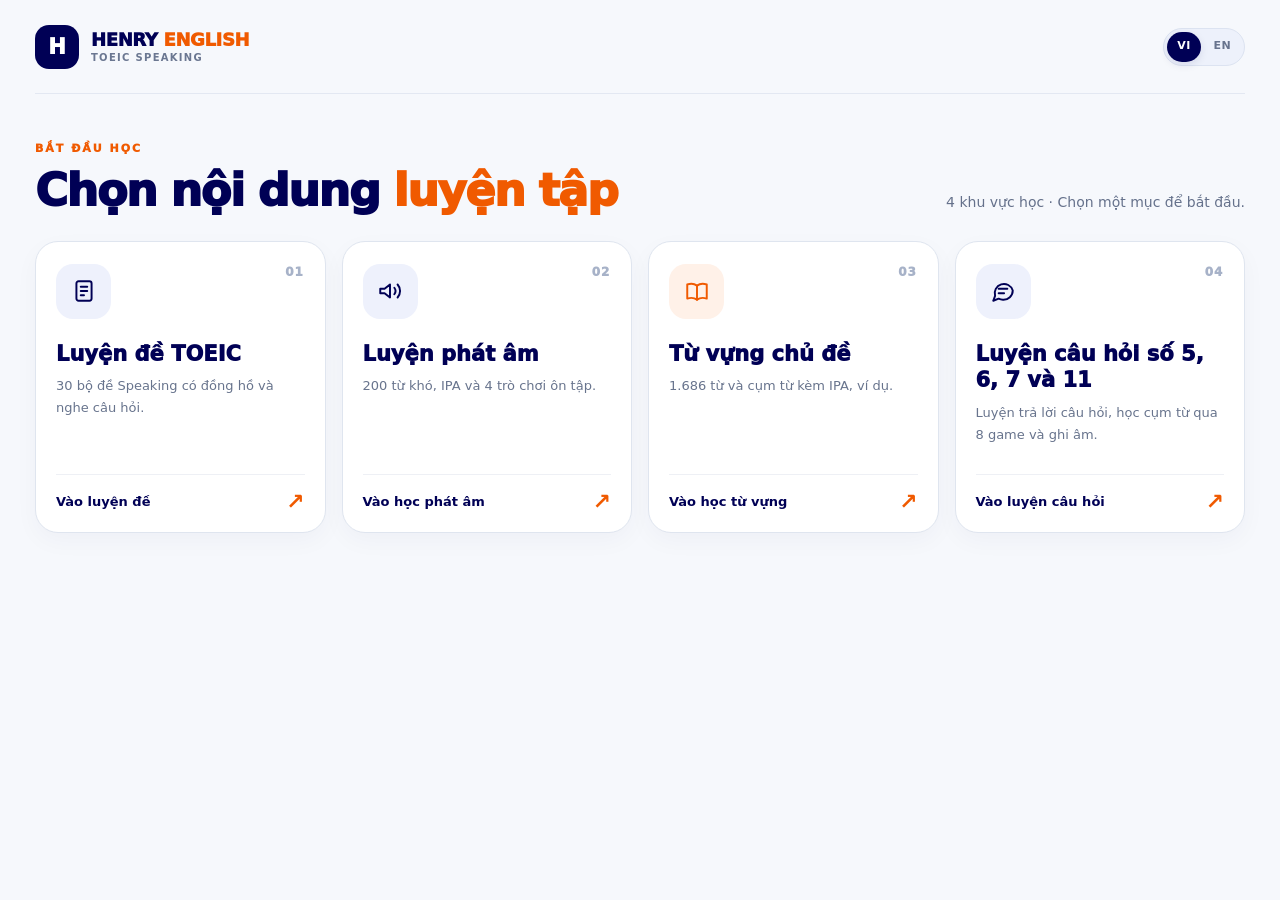
<file: index.html>
<!DOCTYPE html><html lang="vi"><head><meta charset="utf-8"><meta name="viewport" content="width=device-width, initial-scale=1, viewport-fit=cover"><title>Henry English | 30 TOEIC Speaking Tests + 200 Difficult Words</title><link rel="stylesheet" href="assets/css/base.css"><link rel="stylesheet" href="assets/css/lex-551.css" id="henryLex551Styles">

<link rel="stylesheet" href="assets/css/branch-compact.css" id="henryThreeBranchCompactCSS">
<link rel="stylesheet" href="assets/css/lex-tabs.css" id="lex1686TabsStyle"><link rel="stylesheet" href="assets/css/phrase-integration.css"><link rel="stylesheet" href="assets/css/hub-minimal.css"><link rel="stylesheet" href="assets/css/ui-language.css?v=20261105-v1"><style id="henry-mobile-game-carousel">
/* HENRY ENGLISH — Mobile game carousel + vocabulary-first scroll layout */
@media (max-width:720px){
  body[data-henry-page="lex"]{overflow-x:hidden!important;overflow-y:auto!important;height:auto!important;min-height:100%;}
  #lex551Screen{height:auto!important;min-height:100dvh!important;overflow:visible!important;}
  #lex551Screen .lexLayout{height:auto!important;min-height:100dvh!important;max-width:none!important;overflow:visible!important;}
  #lex551Screen .lexTop{position:sticky;top:0;z-index:60;flex:0 0 auto;}
  #lex551Screen .lexArea{display:block!important;height:auto!important;min-height:0!important;overflow:visible!important;padding:7px!important;}
  #lex551Screen .lexSide{display:none!important;}
  #lex551Screen .lexContent{display:block!important;width:100%!important;height:auto!important;min-height:0!important;max-height:none!important;overflow:visible!important;padding:10px!important;}
  #lex551Screen #lexListMode{display:block!important;flex:none!important;height:auto!important;min-height:0!important;overflow:visible!important;}
  #lex551Screen .lexHead{display:flex;align-items:center;gap:8px;margin:0 0 8px;}
  #lex551Screen .lexToolbar{display:flex;flex-wrap:wrap;gap:7px;margin:7px 0!important;}
  #lex551Screen .lexMobileCat{display:block!important;width:100%!important;flex:1 1 100%!important;min-width:0;height:39px;}
  #lex551Screen .lexSearch{display:block!important;width:100%!important;flex:1 1 100%!important;height:39px;}
  #lex551Screen .lexQuick{max-height:none!important;overflow:visible!important;display:flex;flex-wrap:wrap;gap:6px;padding:7px 0!important;margin:0 0 7px;}
  #lex551Screen .lexQuick strong{flex:1 1 100%;}
  #lex551Screen .lexQuick .lexBtn{flex:1 1 auto;min-height:32px;padding:6px 8px;white-space:nowrap;}
  /* Only the game selector is horizontally swipeable on phones. */
  #lex551Screen .lexModeBtns{
    display:flex!important;flex-wrap:nowrap!important;align-items:stretch;gap:8px!important;
    width:100%;max-width:100%;overflow-x:auto!important;overflow-y:hidden!important;
    padding:3px 2px 12px!important;margin:2px 0 8px!important;
    scroll-snap-type:x mandatory;-webkit-overflow-scrolling:touch;overscroll-behavior-x:contain;
    scrollbar-width:none;touch-action:pan-x pan-y;
  }
  #lex551Screen .lexModeBtns::-webkit-scrollbar{display:none;}
  #lex551Screen .lexModeBtn{
    display:flex!important;flex:0 0 138px!important;width:138px!important;min-width:138px!important;
    min-height:48px!important;max-height:58px;align-items:center;justify-content:center;gap:7px;
    padding:8px 10px!important;border-radius:12px!important;font-size:12px!important;line-height:1.2;
    white-space:normal;text-align:center;scroll-snap-align:start;
  }
  #lex551Screen .lexModeBtn span{display:inline!important;flex:0 0 auto;font-size:19px!important;margin:0!important;}
  #lex551Screen .lexModeBtns:after{content:"";flex:0 0 2px;}
  /* The word bank follows immediately below the swipe row and uses normal page scrolling. */
  #lex551Screen #lexWordList.lexWords{
    display:grid!important;grid-template-columns:1fr!important;gap:7px!important;
    width:100%;height:auto!important;min-height:0!important;max-height:none!important;
    flex:none!important;overflow:visible!important;overscroll-behavior:auto!important;
    padding:2px 0 24px!important;scrollbar-gutter:auto!important;
  }
  #lex551Screen .lexWord{min-width:0;padding:10px!important;}
  #lex551Screen .lexWord b{font-size:15px!important;}
  #lex551Screen .lexEx{display:block!important;-webkit-line-clamp:unset!important;overflow:visible!important;}
  #lex551Screen #lexGameMode:not([hidden]){display:flex!important;flex-direction:column;min-height:calc(100dvh - 55px);overflow:visible!important;}
}
</style></head><body data-henry-page="hub"><header class="modebar"><div class="modebrand">HENRY <span>ENGLISH</span><small>TOEIC SPEAKING • 30 FULL TESTS + PRONUNCIATION</small></div><button type="button" class="returnHub" id="returnHub" aria-label="Về trang chọn bốn mục học">⌂ &nbsp; 4 mục học</button><nav class="modeactions" aria-label="Các nhánh học"><button type="button" id="modeExam" class="modebtn active" aria-pressed="true">📝 Luyện đề TOEIC (30 SET)</button><button type="button" id="modeVocab" class="modebtn" aria-pressed="false">🔤 Các từ khó phát âm</button><button type="button" id="modeLex" class="modebtn" aria-pressed="false">📚 Học từ vựng theo chủ đề (1.686 từ)</button></nav></header>
<section id="henryHub" class="henryHub" aria-label="Chọn nội dung TOEIC Speaking">
  <div class="hubMinimalWrap">
    <header class="hubMinimalTop">
      <div class="hubMinimalBrand"><span class="hubBrandMark">H</span><span><strong>HENRY <em>ENGLISH</em></strong><small>TOEIC SPEAKING</small></span></div>
      
    </header>
    <div class="hubMinimalIntro">
      <div><span class="hubMiniEyebrow">BẮT ĐẦU HỌC</span><h1>Chọn nội dung <span>luyện tập</span></h1></div>
      <p>4 khu vực học · Chọn một mục để bắt đầu.</p>
    </div>
    <div class="hubMinimalCards">
      <button type="button" class="hubMinimalCard" data-hub="exam">
        <span class="hubMinimalNum">01</span>
        <span class="hubMinimalIcon" aria-hidden="true"><svg viewBox="0 0 24 24" width="26" height="26" fill="none" stroke="currentColor" stroke-width="1.8" stroke-linecap="round" stroke-linejoin="round"><rect x="5" y="3" width="14" height="18" rx="2"/><path d="M9 8h6M9 12h6M9 16h3"/></svg></span>
        <strong>Luyện đề TOEIC</strong>
        <span class="hubMinimalText">30 bộ đề Speaking có đồng hồ và nghe câu hỏi.</span>
        <span class="hubMinimalGo">Vào luyện đề <span aria-hidden="true">↗</span></span>
      </button>
      <button type="button" class="hubMinimalCard" data-hub="pron">
        <span class="hubMinimalNum">02</span>
        <span class="hubMinimalIcon" aria-hidden="true"><svg viewBox="0 0 24 24" width="26" height="26" fill="none" stroke="currentColor" stroke-width="1.8" stroke-linecap="round" stroke-linejoin="round"><path d="M3 10v4h4l5 4V6L7 10H3Z"/><path d="M16 9a5 5 0 0 1 0 6M19 6a9 9 0 0 1 0 12"/></svg></span>
        <strong>Luyện phát âm</strong>
        <span class="hubMinimalText">200 từ khó, IPA và 4 trò chơi ôn tập.</span>
        <span class="hubMinimalGo">Vào học phát âm <span aria-hidden="true">↗</span></span>
      </button>
      <button type="button" class="hubMinimalCard" data-hub="lex">
        <span class="hubMinimalNum">03</span>
        <span class="hubMinimalIcon" aria-hidden="true"><svg viewBox="0 0 24 24" width="26" height="26" fill="none" stroke="currentColor" stroke-width="1.8" stroke-linecap="round" stroke-linejoin="round"><path d="M12 7c-2.8-2-6-2-9-1v13c3-1 6.2-1 9 1 2.8-2 6-2 9-1V6c-3-1-6.2-1-9 1Z"/><path d="M12 7v13"/></svg></span>
        <strong>Từ vựng chủ đề</strong>
        <span class="hubMinimalText">1.686 từ và cụm từ kèm IPA, ví dụ.</span>
        <span class="hubMinimalGo">Vào học từ vựng <span aria-hidden="true">↗</span></span>
      </button>
      <button type="button" class="hubMinimalCard" data-hub="phrase">
        <span class="hubMinimalNum">04</span>
        <span class="hubMinimalIcon" aria-hidden="true"><svg viewBox="0 0 24 24" width="26" height="26" fill="none" stroke="currentColor" stroke-width="1.8" stroke-linecap="round" stroke-linejoin="round"><path d="M8 10h8M8 14h5"/><path d="M21 11.5a8.5 8.5 0 0 1-9 8.5 9 9 0 0 1-4-.9L3 21l1.7-4.5A8.5 8.5 0 1 1 21 11.5Z"/></svg></span>
        <strong>Luyện câu hỏi số 5, 6, 7 và 11</strong>
        <span class="hubMinimalText">Luyện trả lời câu hỏi, học cụm từ qua 8 game và ghi âm.</span>
        <span class="hubMinimalGo">Vào luyện câu hỏi <span aria-hidden="true">↗</span></span>
      </button>
    </div>
  </div>
</section>
<div class="app" id="examApp"><aside class="sidebar"><div class="brand">HENRY <span>ENGLISH</span></div><div class="sub">TOEIC SPEAKING · 30 FULL PRACTICE TESTS</div><input id="search" class="search" placeholder="Tìm SET hoặc chủ đề…" aria-label="Tìm đề"><select id="mobileSet" class="mobileSet" aria-label="Chọn đề thi"></select><nav id="setlist" class="setlist" aria-label="Danh sách 30 đề"></nav></aside><main class="main"><div class="topline"><div><h1 id="title">SET 01</h1><p>11 questions · 5 tasks · 45s/30s/15s theo từng phần</p></div><span class="chip">30 SETS · 330 QUESTIONS</span></div><div id="tabs" class="tabs"></div><section class="panel"><div class="questionhead"><strong id="qtitle">QUESTION 1</strong><span id="timing"></span></div><div class="questionbody"><p id="instruction" class="instruction"></p><div id="qcontent"></div></div><div class="controls"><button id="timerBtn" class="btn primary">▶ Bắt đầu thời gian</button><button id="audioBtn" class="btn">🔊 Nghe câu hỏi</button><button id="stopBtn" class="btn">↻ Dừng / đặt lại</button><div id="timer" class="timer"><div id="timerphase">CHUẨN BỊ</div><div class="sec" id="timersec">45</div></div></div></section><div class="footerbar"><button id="prevBtn" class="btn">← Câu trước</button><span class="progress" id="progress">Question 1 / 11</span><button id="nextBtn" class="btn primary">Câu tiếp theo →</button></div><p class="more">Hình minh họa phong cách ảnh chụp được tạo bằng AI và đã nhúng sẵn; HTML mở ngoại tuyến. Nội dung tự biên soạn, không phải đề ETS chính thức. <button id="printBtn" class="btn" style="padding:6px 9px">🖨 In đề đang chọn</button></p></main></div><section id="vocabApp" hidden aria-label="Các từ khó phát âm"><div class="vx-hero"><div><div class="vx-eyebrow">HENRY ENGLISH · SPEAKING KNOWLEDGE BANK</div><h1>CÁC TỪ KHÓ PHÁT ÂM</h1><p>200 từ vựng trong 20 chủ đề dành cho TOEIC Speaking Questions 1–2. Học IPA (UK), nghe phát âm và luyện tập bằng Flashcard, Trắc nghiệm, Chữ bay, Ghép từ dựa trên nghĩa.</p></div><div class="vx-stats"><div class="vx-stat"><strong>200</strong><small>Từ vựng</small></div><div class="vx-stat"><strong>20</strong><small>Chủ đề</small></div><div class="vx-stat"><strong>4</strong><small>Game luyện tập</small></div></div></div>
<div class="vx-filter"><div class="vx-filterline"><div><label for="vxCategory"><b>Chọn chủ đề</b></label><select id="vxCategory" aria-label="Chọn chủ đề từ vựng"></select></div><div><label for="vxSearch"><b>Tìm từ, IPA hoặc nghĩa</b></label><input id="vxSearch" type="search" placeholder="Ví dụ: itinerary, /ˈ/, thông báo…" autocomplete="off"></div></div>
<div class="vx-options"><button id="vxSelectVisible" class="vx-btn">✓ Chọn tất cả kết quả lọc</button><button id="vxSelectAll" class="vx-btn">Chọn đủ 200 từ</button><button id="vxClear" class="vx-btn">Bỏ chọn tất cả</button><label class="vx-checkline"><input type="checkbox" id="vxSelectedOnly"> Chỉ hiện từ đã chọn</label><button id="vxHotOnly" class="vx-btn" aria-pressed="false">⭐ 15 từ đặc biệt dễ sai</button></div>
<div class="vx-caption"><b id="vxCatLabel">Tất cả 20 chủ đề</b> · Hiển thị <b id="vxVisibleCount">200</b> từ · Đã chọn <b id="vxSelectionCount">200</b>/200 · <b id="vxActiveCount">200</b> từ đang dùng cho game · <b>Giọng en-GB</b> nếu trình duyệt hỗ trợ. Lựa chọn được lưu trên thiết bị này.</div></div>
<nav class="vx-nav" aria-label="Các chế độ học từ"><button class="active" type="button" aria-pressed="true" data-vx-mode="learn">📚 Học từ</button><button type="button" aria-pressed="false" data-vx-mode="flash">🗂️ Flashcard</button><button type="button" aria-pressed="false" data-vx-mode="quiz">✅ Trắc nghiệm</button><button type="button" aria-pressed="false" data-vx-mode="fly">🚀 Chữ bay</button><button type="button" aria-pressed="false" data-vx-mode="match">🧩 Ghép từ theo nghĩa</button></nav>
<div id="vxStage" class="vx-stage" aria-label="Nội dung học và trò chơi"></div><p class="vx-caption">Nguồn học liệu: danh sách 200 từ do bạn cung cấp (giữ nguyên từ vựng, IPA và nghĩa). Đây là bộ ôn tập tự biên soạn, không phải danh sách tần suất chính thức của ETS; âm đọc sử dụng giọng đọc trên thiết bị và có thể khác đôi chút so với IPA UK.</p><div id="vxAnnounce" role="status" aria-live="polite" style="position:absolute;left:-9999px;width:1px;height:1px;overflow:hidden"></div></section><section id="printPage" class="preview"></section><script src="assets/data/toeic-tests.js"></script>
<script src="assets/data/photo-map.js"></script>
<script src="assets/js/toeic-exam.js"></script><script src="assets/data/pronunciation-vocab.js"></script>
<script src="assets/js/pronunciation-games.js"></script><section id="lex551Screen" class="screen" hidden aria-label="Học từ vựng theo chủ đề và 4 game">
<div class="lexLayout">
<header class="lexTop"><button type="button" class="lexTopBtn" id="lexBack">← Trang chính</button><div class="lexTitle">HENRY ENGLISH · HỌC TỪ VỰNG THEO CHỦ ĐỀ<small>1.686 MỤC TỪ · 30 CHỦ ĐỀ + 13 NHÓM TÍNH TỪ + 9 NHÓM TRẠNG TỪ</small></div><button class="lexTopBtn" id="lexReturn">↩ Danh sách từ</button></header>
<div class="lexArea"><aside class="lexSide"><div class="lexSideHeading">📚 Chọn chủ đề</div><div class="lexCats" id="lexCats"></div></aside>
<main class="lexContent"><div id="lexListMode"><div class="lexHead"><div><div class="lexEyebrow">VOCABULARY • IPA • EXAMPLES • GAMES</div><h1 id="lexCurrentTopic">Học từ vựng</h1><p class="lexSub">Chọn từ muốn học, nghe giọng Anh–Anh và luyện bằng các trò chơi tương tác.</p></div><span class="lexStat" id="lexTotalStat">1.686 mục từ • 52 nhóm</span></div>
<div id="lexBankTabs" class="lexBankTabs" role="group" aria-label="Loại từ vựng"><button type="button" class="lexBankBtn active" data-lx="bank" data-bank="topic" aria-pressed="true">📚 30 chủ đề <b>1.200</b></button><button type="button" class="lexBankBtn" data-lx="bank" data-bank="adjective" aria-pressed="false">🟠 Tính từ <b>307</b></button><button type="button" class="lexBankBtn" data-lx="bank" data-bank="adverb" aria-pressed="false">🔵 Trạng từ <b>179</b></button></div><div class="lexToolbar"><select id="lexMobileCat" class="lexMobileCat" aria-label="Chọn chủ đề"></select><input id="lexSearch" class="lexSearch" type="search" placeholder="Tìm từ tiếng Anh, IPA hoặc nghĩa tiếng Việt..." aria-label="Tìm từ"><button class="lexBtn" type="button" data-lx="selectedOnly">Xem từ đã chọn</button><button type="button" class="lexBtn lexDensityBtn" id="lexDensityBtn" aria-pressed="false">▦ Xem đầy đủ</button></div>
<div class="lexQuick"><strong id="lexSelectedStat">0 từ đã chọn</strong><button class="lexBtn" data-lx="allVisible">✓ Chọn tất cả đang xem</button><button class="lexBtn" data-lx="noneVisible">Bỏ chọn đang xem</button><button class="lexBtn" data-lx="random20">🎲 Chọn 20 ngẫu nhiên</button><button class="lexBtn" data-lx="clearAll">Xóa toàn bộ lựa chọn</button><label style="font-size:12px;font-weight:800;color:#586682">Số câu: <select id="lexRoundSize" class="lexRoundSelect"><option value="10">10</option><option value="20" selected>20</option><option value="30">30</option><option value="all">Tất cả</option></select></label></div>
<div class="lexModeBtns"><button class="lexModeBtn" data-lx="start" data-mode="flash"><span>🃏</span>Flashcard</button><button class="lexModeBtn" data-lx="start" data-mode="quiz"><span>✅</span>Trắc nghiệm</button><button class="lexModeBtn" data-lx="start" data-mode="fly"><span>🚀</span>Chữ bay</button><button class="lexModeBtn" data-lx="start" data-mode="match"><span>🧩</span>Ghép từ – nghĩa</button></div>
<div id="lexWordList" class="lexWords"></div><p class="lexNote">Nguồn dữ liệu: HENRY ENGLISH TOEIC VOCABULARY EXPANDED 1686. IPA ở các mục bổ sung là phiên âm hướng dẫn từ công cụ en-GB, cần kiểm tra trước khi dùng chấm phát âm. Âm thanh dùng giọng có sẵn trên thiết bị.</p></div>
<div id="lexGameMode" hidden><div class="lexGameBar"><button class="lexBtn" data-lx="exit">← Trở lại chọn từ</button><strong id="lexGameName">Game</strong><span class="lexScore" id="lexGameScore">0 điểm</span></div><div class="lexGameFrame" id="lexGameStage"></div></div>
</main></div></div></section>
<script src="assets/data/lexicon-551.js"></script>
<script src="assets/js/lexicon-games.js" id="henryLex551Logic"></script>

<section id="phraseGameScreen" hidden aria-label="Học cụm từ qua 8 trò chơi">
  <iframe id="phraseGameFrame" title="TOEIC Speaking – Luyện cụm từ và trò chơi" data-src="assets/phrase-games/index.html?v=20261105-bilingual-v1" allow="microphone"></iframe>
</section>
<script src="assets/js/navigation.js" id="henryThreeBranchRoutes"></script>
<script src="assets/js/ui-language.js?v=20261105-v1"></script></body></html>
</file>
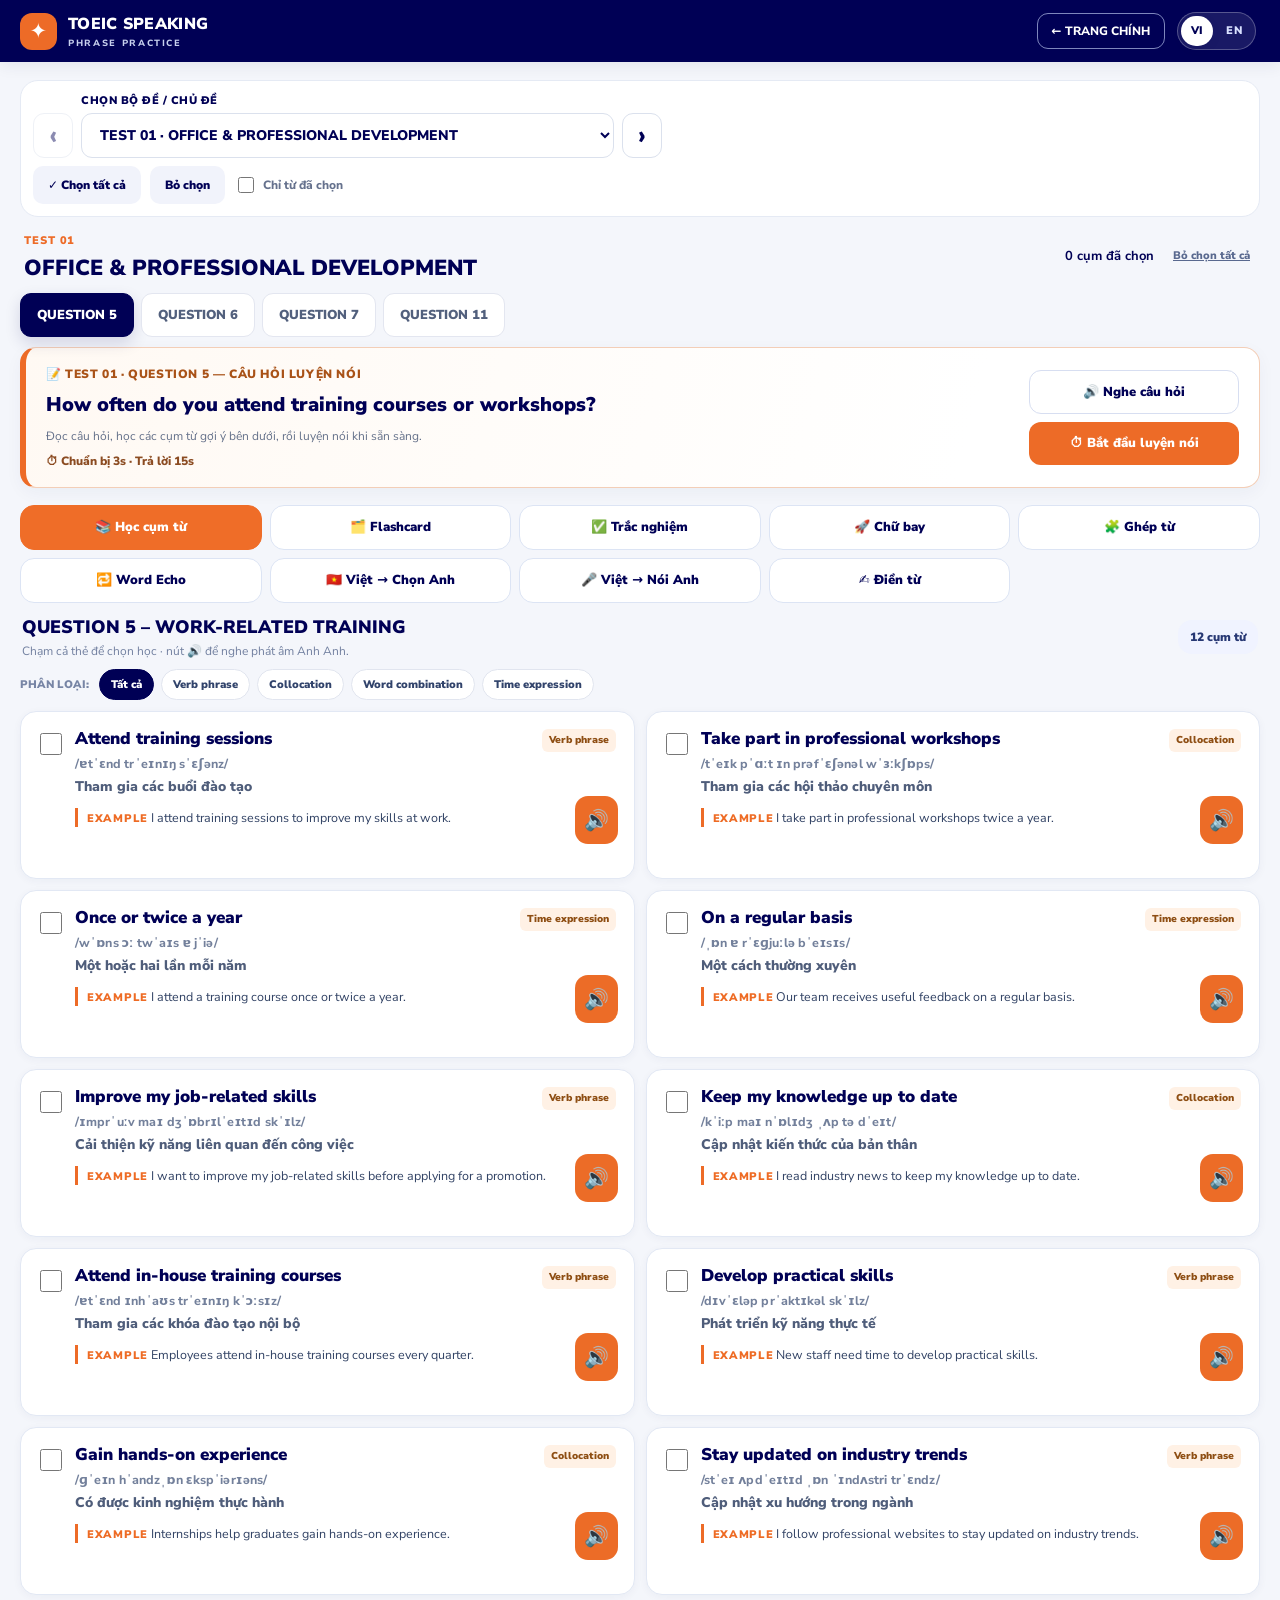
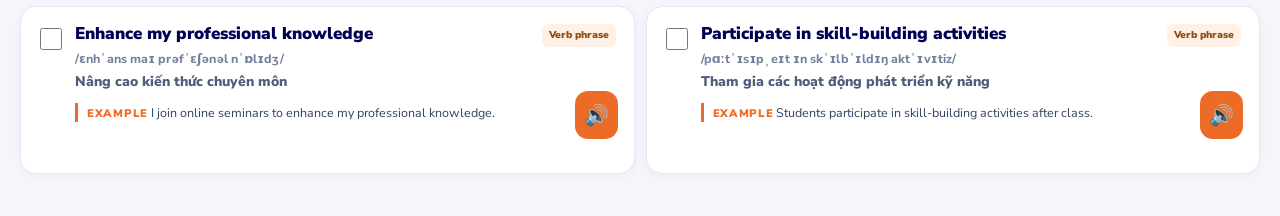
<file: assets/phrase-games/index.html>
<!doctype html><html lang="vi"><head><meta charset="utf-8"><meta name="viewport" content="width=device-width, initial-scale=1"><meta name="theme-color" content="#000055"><title>TOEIC Speaking · Học cụm từ & Game ghi nhớ</title><link rel="preconnect" href="https://fonts.googleapis.com"><link rel="preconnect" href="https://fonts.gstatic.com" crossorigin><link href="https://fonts.googleapis.com/css2?family=Nunito+Sans:wght@400;500;600;700;800;900&display=swap" rel="stylesheet"><link rel="stylesheet" href="assets/css/phrase-games.css?v=20261101-topic-34-v1"><link rel="stylesheet" href="assets/css/phrase-compact.css?v=20261103-compact-v3"><link rel="stylesheet" href="assets/css/ielts-fly.css?v=20261103-speech-script-v1"><link rel="stylesheet" href="assets/css/phrase-ielts-unified.css?v=20261103-speech-script-v1"><link rel="stylesheet" href="../css/ui-language.css?v=20261105-v1"><link rel="stylesheet" href="assets/css/phrase-minimal-overrides.css?v=20261120-remove-intro-search"></head><body>
<div id="app"></div><div id="toast" class="toast" role="status" aria-live="polite"></div>
<script src="assets/data/phrases.js?v=20261101-topic-34-v1"></script><script src="assets/data/phrases-topics-11-34.js?v=20261101-topic-34-v1"></script><script src="assets/data/phrase-learning-meta.js?v=20261103-speech-script-v1"></script><script src="assets/js/ielts-word-echo-template.js?v=20261103-speech-script-v1"></script><script src="assets/data/phrase-question-text.js?v=20261103-speech-script-v1"></script><script src="assets/js/phrase-games.js?v=20261103-speech-script-v1"></script><script src="../js/ui-language.js?v=20261105-v1"></script></body></html>
</file>
<file: assets/css/base.css>
:root{--navy:#000055;--orange:#ff6600;--bg:#f3f6fc;--ink:#162d4d;--muted:#63738a;--edge:#dde5f2;--green:#16db65}*{box-sizing:border-box}html,body{margin:0}body{font-family:system-ui,-apple-system,"Segoe UI",Arial,sans-serif;color:var(--ink);background:var(--bg);font-size:15px}button,select,input{font:inherit}button{cursor:pointer}.app{display:grid;grid-template-columns:292px minmax(0,1fr);min-height:100vh}.sidebar{background:var(--navy);color:white;position:sticky;top:0;height:100vh;display:flex;flex-direction:column;padding:20px 14px 15px;overflow:hidden}.brand{font-weight:900;letter-spacing:.7px;font-size:19px}.brand span{color:#ffb16b}.sub{color:#e0e5fd;font-size:12px;margin:2px 0 16px}.search{background:#fff;border-radius:10px;border:0;padding:10px 12px;width:100%;margin-bottom:10px;outline:0}.setlist{overflow:auto;min-height:0;padding-right:4px}.setbtn{display:block;width:100%;background:rgba(255,255,255,.11);border:1px solid rgba(255,255,255,.16);color:#fff;border-radius:10px;padding:10px 12px;margin:4px 0;text-align:left;font-size:13px}.setbtn:hover{background:#244182}.setbtn.active{background:var(--orange);border-color:var(--orange);font-weight:800}.newset:after{content:'NEW';float:right;color:#fff2c9;font-weight:900;font-size:10px}.main{min-width:0;padding:20px 26px 100px;max-width:1460px;width:100%;margin:auto}.topline{display:flex;gap:12px;align-items:center;justify-content:space-between;flex-wrap:wrap}.topline h1{color:var(--navy);font-size:clamp(22px,3vw,32px);margin:0}.topline p{margin:2px 0 0;color:var(--muted)}.mobileSet{display:none}.chip{background:#ffe5d0;color:#a83e00;font-size:12px;font-weight:800;border-radius:999px;padding:7px 12px}.tabs{display:grid;grid-template-columns:repeat(5,minmax(0,1fr));gap:8px;margin:20px 0}.tab{border:1px solid var(--edge);border-radius:12px;background:white;color:var(--navy);padding:12px 7px;min-height:63px;font-size:12px;line-height:1.4;font-weight:750}.tab small{display:block;color:var(--muted);font-size:11px;font-weight:500}.tab.active{background:var(--orange);color:white;border-color:var(--orange)}.tab.active small{color:#fff7f2}.panel{background:white;border:1px solid var(--edge);border-radius:20px;box-shadow:0 10px 24px #102b4f12;overflow:hidden}.questionhead{background:linear-gradient(100deg,var(--navy),#1d3978);color:white;padding:16px 24px;display:flex;align-items:center;justify-content:space-between;gap:12px;flex-wrap:wrap}.questionhead strong{font-size:20px}.questionbody{padding:24px;min-height:340px}.instruction{color:#557089;font-size:14px;margin:0 0 16px}.content{font-size:clamp(16px,2vw,20px);line-height:1.75;background:#f9fbff;border:1px solid #d6e2f0;border-radius:14px;padding:24px;margin:0}.picturewrap{text-align:center}.picturewrap img{max-width:100%;width:auto;max-height:490px;object-fit:contain;border-radius:13px;box-shadow:0 5px 16px #1234}.infoCard{border:1px solid #dce6f2;border-radius:12px;overflow:hidden;margin:0 0 17px}.infoHead{background:#eaf1fb;padding:15px 18px}.infoHead h3{margin:0;color:var(--navy);font-size:19px}.infoHead div{color:var(--muted);font-size:13px}.tablewrap{width:100%;overflow:auto}.tablewrap table{width:100%;border-collapse:collapse;min-width:530px;font-size:13px}.tablewrap th{background:var(--navy);color:white}.tablewrap td,.tablewrap th{padding:8px;border-bottom:1px solid #e4ebf4;text-align:left}.tablewrap tr:nth-child(even) td{background:#f6f9fc}.note{background:#fff6ef;padding:10px 17px;font-size:13px}.caller{font-size:14px;color:#35536b;margin-bottom:12px}.qprompt{background:#fffaf4;border-left:5px solid var(--orange);padding:23px;font-size:clamp(18px,2vw,22px);line-height:1.6;border-radius:11px}.controls{padding:16px 24px 23px;border-top:1px solid var(--edge);background:#fcfdff;display:flex;gap:11px;flex-wrap:wrap;align-items:center}.btn{border-radius:10px;padding:11px 16px;font-weight:800;border:1px solid var(--edge);background:white;color:var(--navy)}.btn.primary{background:var(--orange);color:white;border-color:var(--orange)}.btn:hover{filter:brightness(.96)}.btn:disabled{opacity:.4;cursor:default}.timer{border:1px solid #f8bb8c;background:#fff5eb;padding:10px 15px;border-radius:10px;min-width:152px;color:var(--navy);font-weight:850;text-align:center;display:none}.timer.show{display:block}.timer .sec{font-size:23px;font-variant-numeric:tabular-nums}.spacer{flex:1}.footerbar{display:flex;align-items:center;justify-content:space-between;gap:14px;flex-wrap:wrap;margin-top:16px}.help{color:var(--muted);font-size:13px}.progress{font-weight:800;color:var(--navy)}.more{margin-top:24px;font-size:13px;color:#6d7f90}.preview{display:none}.badge-new{background:#e9fbf0;color:#007c3d;padding:4px 8px;border-radius:7px;font-size:12px;font-weight:800}.toTop{margin:0 0 10px;display:flex;gap:8px;align-items:center}.navCollapse{display:none}@media(max-width:1020px){.app{grid-template-columns:220px minmax(0,1fr)}.main{padding:18px 16px 70px}.tabs{grid-template-columns:repeat(5,minmax(0,1fr))}.tab{font-size:10px}.questionbody{padding:17px}.questionhead{padding:14px 17px}}@media(max-width:700px){.app{display:block}.sidebar{position:relative;height:auto;padding:15px}.setlist,.search{display:none}.mobileSet{display:block;width:100%;border:0;padding:10px;border-radius:10px;background:#fff;color:#000055}.sub{margin-bottom:9px}.main{padding:13px 10px 60px}.topline h1{font-size:21px}.tabs{gap:4px;margin:12px 0}.tab{padding:9px 2px;min-height:61px;font-size:10px}.tab small{font-size:9px}.questionbody{min-height:230px;padding:14px}.content{padding:15px;line-height:1.65}.qprompt{padding:15px}.controls{padding:14px;gap:8px}.btn{padding:10px 12px}.picturewrap img{max-height:350px}}@media print{body{background:white}.sidebar,.main,.app,.tabs,.controls,.more,.footerbar{display:none!important}#printPage{display:block!important}#printPage h1{font-size:20pt;color:#000055}#printPage h2{page-break-before:always;color:#000055;font-size:15pt}#printPage h3{font-size:12pt;color:#ff6600;break-after:avoid}#printPage img{height:6cm;max-width:45%;object-fit:contain}#printPage table{border-collapse:collapse;width:100%}#printPage td,#printPage th{border:1px solid #777;padding:4px;font-size:9pt}#printPage p{font-size:10pt}#printPage .printPics{display:flex;gap:15px}#printPage .printPics figure{margin:0;width:50%}}
/* HENRY ENGLISH - Pronunciation practice branch */
[hidden]{display:none!important}
.modebar{min-height:70px;background:linear-gradient(105deg,#000044,#000077);display:flex;align-items:center;justify-content:space-between;gap:12px;flex-wrap:wrap;padding:12px clamp(15px,3vw,34px);color:#fff;position:relative;z-index:3;box-shadow:0 3px 12px #020d3c22}
.modebrand{font-size:17px;font-weight:900;letter-spacing:.35px}.modebrand span{color:#ff934a}.modebrand small{display:block;font-size:11px;font-weight:500;color:#d9dffb}
.modeactions{display:flex;gap:9px;flex-wrap:wrap}.modebtn{background:#ffffff1c;border:1px solid #ffffff67;border-radius:12px;color:white;padding:11px 16px;font-weight:800;cursor:pointer;min-height:43px}.modebtn.active{background:#ff6600;border-color:#ff6600}.modebtn:hover{filter:brightness(1.12)}
#examApp{min-height:calc(100vh - 70px)}#examApp .sidebar{height:calc(100vh - 70px);top:0}
#vocabApp{max-width:1400px;margin:0 auto;padding:22px 24px 75px;color:#152b50;min-height:calc(100vh - 70px)}
.vx-hero{background:linear-gradient(125deg,#000055,#112b73);color:white;padding:26px 28px;border-radius:20px;display:flex;justify-content:space-between;flex-wrap:wrap;gap:20px;align-items:center;box-shadow:0 15px 25px #0b215527}.vx-eyebrow{text-transform:uppercase;color:#ffc394;letter-spacing:2px;font-weight:900;font-size:12px}.vx-hero h1{font-size:clamp(22px,3vw,34px);margin:8px 0}.vx-hero p{max-width:650px;color:#dce6ff;margin:0;line-height:1.6}.vx-stats{display:flex;gap:9px;flex-wrap:wrap}.vx-stat{background:#ffffff18;padding:13px 16px;border:1px solid #ffffff40;border-radius:13px;min-width:115px;text-align:center}.vx-stat strong{display:block;font-size:26px;color:#ffbd93}.vx-stat small{font-size:12px;color:white}
.vx-filter,.vx-stage{background:#fff;border:1px solid #dbe3f1;border-radius:17px;margin-top:17px;box-shadow:0 7px 19px #09265310;padding:18px}
.vx-filterline{display:grid;grid-template-columns:minmax(190px,1fr) minmax(220px,1.35fr);gap:11px}.vx-filter select,.vx-filter input[type="search"]{width:100%;min-height:44px;padding:10px 13px;border:1px solid #c4d2e4;border-radius:10px;background:#fff;color:#162d4d;outline:none}.vx-filter select:focus-visible,.vx-filter input:focus-visible,.vx-word-select:focus-visible{outline:3px solid #ffad78;outline-offset:1px}
.vx-options{display:flex;flex-wrap:wrap;gap:9px;align-items:center;margin-top:12px}.vx-checkline{display:inline-flex;align-items:center;gap:7px;font-size:13px;font-weight:700;cursor:pointer}.vx-checkline input{accent-color:#ff6600;width:16px;height:16px}.vx-btn{min-height:40px;border:1px solid #ccd8ea;background:#fff;border-radius:10px;color:#000055;font-weight:800;padding:9px 13px;cursor:pointer}.vx-btn:hover{border-color:#ff6600}.vx-btn.primary{background:#ff6600;color:white;border-color:#ff6600}.vx-btn.navy{background:#000055;color:#fff;border-color:#000055}.vx-btn:disabled{opacity:.45;cursor:not-allowed}.vx-btn.active{background:#fff0e4;color:#b94600;border-color:#ff6600}.vx-caption{font-size:12px;color:#60738b;margin-top:10px;line-height:1.5}.vx-count{font-weight:900;color:#000055}.vx-nav{display:grid;grid-template-columns:repeat(5,minmax(0,1fr));gap:9px;margin-top:18px}.vx-nav button{border:1px solid #dce4f1;background:white;color:#000055;border-radius:13px;font-weight:850;padding:13px 8px;min-height:57px;cursor:pointer}.vx-nav button.active{background:#ff6600;color:white;border-color:#ff6600}.vx-nav button:focus-visible,.vx-btn:focus-visible,.modebtn:focus-visible{outline:3px solid #ffc299;outline-offset:2px}
.vx-head{display:flex;align-items:center;justify-content:space-between;gap:12px;flex-wrap:wrap;margin-bottom:15px}.vx-head h2{font-size:clamp(18px,2.3vw,25px);margin:0;color:#000055}.vx-head p{margin:4px 0 0;color:#5b6e84;font-size:13px}.vx-wordgrid{display:grid;grid-template-columns:repeat(2,minmax(0,1fr));gap:12px}.vx-wordcard{border:1px solid #dbe4f0;border-radius:13px;padding:15px 17px;display:flex;align-items:center;gap:14px;min-width:0}.vx-wordcard.is-selected{background:#f5f9ff;border-color:#c7d8f5}.vx-wordtext{flex:1;min-width:0}.vx-word{font-size:19px;font-weight:900;color:#000055;overflow-wrap:anywhere}.vx-ipa{font-size:13px;color:#486a90;margin-top:4px}.vx-meaning{font-size:14px;color:#293e55;margin-top:5px}.vx-note{background:#fff1df;color:#8e4600;font-size:11px;border-radius:999px;display:inline-block;padding:3px 7px;margin-top:7px}.vx-word-select{width:19px;height:19px;accent-color:#ff6600;flex-shrink:0}.vx-speak{width:42px;height:42px;flex-shrink:0;border:1px solid #bbd1ed;border-radius:10px;background:#eaf3ff;color:#000055;font-size:21px;cursor:pointer}.vx-pagination{display:flex;align-items:center;justify-content:center;gap:12px;margin-top:16px}.vx-empty{background:#f4f8ff;border:1px dashed #bdcce3;border-radius:13px;text-align:center;padding:36px;color:#526b88}
.vx-gameinfo{border-radius:12px;background:#f4f7ff;color:#24476d;padding:12px 14px;font-size:14px;margin-bottom:16px}.vx-gamebar{display:flex;justify-content:space-between;gap:10px;align-items:center;flex-wrap:wrap;margin:0 0 17px}.vx-gamebar span{font-weight:800;color:#000055}.vx-progressbar{height:9px;border-radius:99px;overflow:hidden;background:#e5eafb;margin:13px 0 16px}.vx-progressbar div{height:100%;background:linear-gradient(90deg,#ff6600,#ffb36c);transition:width .2s}
.vx-flash{max-width:760px;margin:5px auto 16px;min-height:285px;border:3px solid #e0eaf5;border-radius:22px;background:linear-gradient(155deg,#fcfdff,#e8f0fd);padding:30px 20px;display:flex;flex-direction:column;align-items:center;justify-content:center;text-align:center;gap:13px;cursor:pointer;user-select:none;box-shadow:0 11px 18px #0a235018}.vx-flash.back{background:linear-gradient(155deg,#fffaf5,#ffe9d6);border-color:#ffd9bd}.vx-side{color:#a85212;text-transform:uppercase;letter-spacing:1px;font-size:12px;font-weight:900}.vx-flashword{color:#000055;font-size:clamp(30px,5vw,54px);font-weight:900;overflow-wrap:anywhere}.vx-flashipa{color:#376089;font-size:clamp(17px,2.5vw,22px)}.vx-flashmeaning{font-size:clamp(19px,3vw,31px);font-weight:850;color:#a84900}.vx-flash small{color:#536b85}.vx-centered{display:flex;justify-content:center;align-items:center;gap:10px;flex-wrap:wrap}.vx-quizword{text-align:center;font-size:clamp(28px,4.3vw,44px);font-weight:900;color:#000055;margin:19px 0 2px}.vx-quizipa{text-align:center;color:#54718e;font-size:19px;margin:0 0 19px}.vx-choices{max-width:780px;margin:auto;display:grid;grid-template-columns:repeat(2,minmax(0,1fr));gap:12px}.vx-choice{padding:17px 18px;text-align:left;border:2px solid #dce5f3;border-radius:12px;background:#fff;color:#193958;font-size:16px;font-weight:750;min-height:70px;cursor:pointer}.vx-choice.good,.vx-match-item.good{border-color:#16db65;background:#ddfcec;color:#005e27}.vx-choice.bad,.vx-match-item.bad{border-color:#ff3b30;background:#ffeded;color:#b01b17}.vx-choice:disabled{opacity:1;cursor:default}.vx-feedback{text-align:center;min-height:32px;margin:12px auto;font-weight:850;font-size:15px}.vx-feedback.good{color:#087d41}.vx-feedback.bad{color:#d42c27}
.vx-flyboard{display:grid;grid-template-columns:repeat(4,minmax(0,1fr));grid-auto-rows:minmax(92px,auto);gap:14px;padding:19px;background:radial-gradient(circle at 15% 20%,#d4e9ff,#ecf1ff 40%,#e2e9ff);border:2px solid #cbdcf7;border-radius:18px;min-height:375px;overflow:hidden}.vx-flychip{justify-self:stretch;align-self:center;min-height:65px;border-radius:99px;border:2px solid #c2d6f4;background:white;color:#000055;padding:10px 8px;font-size:clamp(12px,1.4vw,18px);font-weight:850;overflow-wrap:anywhere;cursor:pointer;box-shadow:0 5px 12px #1b37662b;animation:vx-float var(--dur,3s) ease-in-out infinite alternate;animation-delay:var(--delay,0s)}.vx-flychip.good{background:#16db65;border-color:#16db65;color:#003b1d;animation:none}.vx-flychip.bad{background:#ff3b30;border-color:#ff3b30;color:white;animation:vx-shake .2s linear 2}@keyframes vx-float{0%{transform:translate(-3px,3px) rotate(-2deg)}100%{transform:translate(4px,-5px) rotate(2deg)}}@keyframes vx-shake{0%,100%{transform:translateX(0)}50%{transform:translateX(4px)}}
.vx-matchgrid{display:grid;grid-template-columns:1fr 1fr;gap:16px}.vx-matchcol{display:flex;flex-direction:column;gap:10px}.vx-matchcol h3{font-size:14px;margin:0;color:#000055}.vx-match-item{min-height:62px;border:2px solid #d4deed;border-radius:12px;background:#fff;color:#234060;font-weight:750;text-align:left;padding:12px;cursor:pointer;transition:background .12s,border-color .12s;overflow-wrap:anywhere}.vx-match-item.en{font-size:16px}.vx-match-item.vi{font-size:15px}.vx-match-item.picked{background:#e6f0ff;border-color:#376db8}.vx-match-item.matched{background:#dbf9ea;border-color:#16db65;color:#33654c;opacity:.72;cursor:default}.vx-match-item:disabled{cursor:default}.vx-end{text-align:center;padding:35px 16px}.vx-end h3{color:#000055;font-size:24px}.vx-end .score{font-size:40px;color:#ff6600;font-weight:950;margin:8px}
@media(max-width:900px){.vx-wordgrid{grid-template-columns:1fr}.vx-flyboard{grid-template-columns:repeat(3,minmax(0,1fr))}.vx-nav button{font-size:12px}}
@media(max-width:600px){.modebar{padding:10px 12px;align-items:stretch}.modebrand{font-size:15px}.modeactions{display:grid;grid-template-columns:1fr 1fr}.modebtn{padding:9px 7px;font-size:12px}#vocabApp{padding:12px 10px 45px}.vx-hero{padding:20px 17px}.vx-filter,.vx-stage{padding:13px}.vx-filterline{grid-template-columns:1fr}.vx-nav{display:flex;gap:7px;overflow-x:auto;scroll-snap-type:x mandatory;padding-bottom:3px}.vx-nav button{flex:0 0 auto;min-width:120px;scroll-snap-align:start;font-size:12px}.vx-choices{grid-template-columns:1fr}.vx-flyboard{grid-template-columns:repeat(2,minmax(0,1fr));gap:11px;padding:10px;grid-auto-rows:minmax(76px,auto)}.vx-flychip{font-size:13px;min-height:59px}.vx-matchgrid{gap:9px}.vx-match-item{font-size:13px!important;min-height:70px;padding:8px}.vx-wordcard{padding:12px 10px;gap:10px}.vx-hero .vx-stat{min-width:82px;padding:9px}.vx-hero .vx-stat strong{font-size:21px}}
@media print{.modebar,#vocabApp{display:none!important}}
</file>
<file: assets/css/lex-551.css>
#lex551Screen{--lxN:#000055;--lxO:#ff6600;--lxInk:#18264c;--lxLine:#e2e8f2;--lxBg:#f4f6fc;color:var(--lxInk);background:var(--lxBg);font-family:Inter,system-ui,-apple-system,'Segoe UI',Arial,sans-serif}
#lex551Screen *{box-sizing:border-box}#lex551Screen [hidden]{display:none!important}#lex551Screen button,#lex551Screen select,#lex551Screen input{font:inherit}#lex551Screen button{cursor:pointer}#lex551Screen button:focus-visible,#lex551Screen input:focus-visible,#lex551Screen select:focus-visible{outline:3px solid #ffab72;outline-offset:2px}
#lex551Screen .lexLayout{max-width:1500px;height:100%;min-height:0;display:flex;flex-direction:column;margin:auto;background:var(--lxBg)}
#lex551Screen .lexTop{flex:0 0 auto;display:flex;gap:12px;align-items:center;justify-content:space-between;background:var(--lxN);color:#fff;padding:12px 21px;min-height:70px}
#lex551Screen .lexTitle{font-size:17px;font-weight:950}#lex551Screen .lexTitle small{font-size:11px;color:#d9deff;display:block;letter-spacing:.08em;margin-top:3px}
#lex551Screen .lexTop .lexTopBtn{border:1px solid rgba(255,255,255,.28);border-radius:12px;padding:10px 14px;background:rgba(255,255,255,.1);color:#fff;font-weight:850}
#lex551Screen .lexArea{display:grid;grid-template-columns:270px minmax(0,1fr);flex:1;min-height:0;gap:14px;padding:14px;overflow:hidden}
#lex551Screen .lexSide,#lex551Screen .lexContent{min-height:0;background:#fff;border:1px solid var(--lxLine);border-radius:18px;box-shadow:0 8px 26px rgba(0,0,85,.04)}
#lex551Screen .lexSide{padding:15px;display:flex;flex-direction:column;overflow:hidden}
#lex551Screen .lexSideHeading{font-size:14px;font-weight:950;color:var(--lxN);margin-bottom:10px}
#lex551Screen .lexCats{display:flex;flex-direction:column;gap:5px;overflow:auto;padding-right:4px}
#lex551Screen .lexCatBtn{background:#fff;color:#30405f;text-align:left;border:1px solid transparent;border-radius:11px;padding:10px 10px;font-size:12px;font-weight:800;display:flex;justify-content:space-between;gap:8px;align-items:center}
#lex551Screen .lexCatBtn b{color:#8590a9}#lex551Screen .lexCatBtn.active{background:#fff1e6;border-color:#ffd9c1;color:#bb4a00}#lex551Screen .lexCatBtn.active b{color:#bb4a00}
#lex551Screen .lexContent{padding:19px;overflow-y:auto;overscroll-behavior:contain}
#lex551Screen .lexEyebrow{font-size:11px;letter-spacing:.15em;font-weight:950;color:var(--lxO)}
#lex551Screen .lexHead{display:flex;justify-content:space-between;align-items:flex-start;gap:12px}
#lex551Screen h1{margin:3px 0 7px;font-size:clamp(23px,3vw,32px);color:var(--lxN)}#lex551Screen .lexSub{margin:0;color:#6b7791;font-size:13px;line-height:1.55}
#lex551Screen .lexStat{white-space:nowrap;border-radius:999px;padding:8px 12px;background:#fff0e5;color:#c15300;font-size:12px;font-weight:950}
#lex551Screen .lexToolbar{display:flex;gap:8px;flex-wrap:wrap;align-items:center;margin:16px 0 13px}
#lex551Screen .lexSearch,#lex551Screen .lexMobileCat,#lex551Screen .lexRoundSelect{height:44px;border:1px solid #d8dfea;border-radius:11px;background:#fff;color:#18264c;padding:0 11px}
#lex551Screen .lexSearch{width:min(100%,300px);flex:1 1 210px}
#lex551Screen .lexMobileCat{display:none}
#lex551Screen .lexBtn{border:1px solid #dce1ee;background:#f7f8fc;color:var(--lxN);min-height:43px;padding:10px 12px;border-radius:11px;font-weight:850;font-size:12px}
#lex551Screen .lexBtn.primary{background:var(--lxO);color:#fff;border-color:var(--lxO)}#lex551Screen .lexBtn.navy{background:var(--lxN);color:#fff;border-color:var(--lxN)}
#lex551Screen .lexBtn:disabled{opacity:.45;cursor:default}#lex551Screen .lexQuick{display:flex;align-items:center;gap:9px;flex-wrap:wrap;border-top:1px solid var(--lxLine);padding:13px 0}
#lex551Screen .lexQuick strong{font-size:13px;margin-right:auto}#lex551Screen .lexModeBtns{display:grid;grid-template-columns:repeat(4,minmax(0,1fr));gap:9px;padding-bottom:15px}
#lex551Screen .lexModeBtn{border:1px solid #e1e7f1;border-radius:13px;background:#f7f9fd;padding:14px 8px;text-align:center;font-weight:950;color:var(--lxN);font-size:13px;min-height:72px}
#lex551Screen .lexModeBtn span{display:block;font-size:24px;margin-bottom:4px}#lex551Screen .lexModeBtn:hover{border-color:#ff9c5a;background:#fff4ec}
#lex551Screen .lexWords{display:grid;grid-template-columns:repeat(2,minmax(0,1fr));gap:10px}
#lex551Screen .lexWord{border:1px solid #e3e7f0;border-radius:14px;padding:13px;background:#fff;min-width:0}
#lex551Screen .lexWordTop{display:flex;gap:9px;align-items:start}#lex551Screen .lexWordTop label{flex:1;min-width:0;cursor:pointer}#lex551Screen .lexWordTop input{width:18px;height:18px;accent-color:#ff6600;margin:3px 0 0}
#lex551Screen .lexWord b{font-size:17px;color:#000055;overflow-wrap:anywhere}#lex551Screen .lexIPA{font-size:13px;color:#c25200;margin-top:5px;font-weight:750;overflow-wrap:anywhere}
#lex551Screen .lexMeta{font-size:11px;color:#8a95a9;margin-top:4px}#lex551Screen .lexMeaning{font-size:14px;margin:10px 0 0;font-weight:850}
#lex551Screen .lexEx{font-size:12px;line-height:1.5;border-top:1px dashed #e2e6f0;color:#62708b;margin:10px 0 0;padding-top:8px}
#lex551Screen .lexSpeak{border:0;color:#fff;background:var(--lxO);border-radius:12px;height:42px;min-width:42px;font-size:20px}
#lex551Screen .lexGameFrame{max-width:820px;margin:0 auto;padding:4px 0 12px}
#lex551Screen .lexGameBar{display:flex;align-items:center;justify-content:space-between;gap:10px;flex-wrap:wrap;margin-bottom:20px}
#lex551Screen .lexScore{font-weight:950;background:#fff2e8;color:#c55302;padding:9px 14px;border-radius:999px}
#lex551Screen .lexGameCard{border:1px solid #e0e6f1;border-radius:23px;background:#fff;padding:26px 22px;text-align:center;box-shadow:0 12px 30px rgba(0,0,85,.06)}
#lex551Screen .lexGameWord{font-size:clamp(27px,5vw,44px);font-weight:950;color:#000055;overflow-wrap:anywhere}
#lex551Screen .lexGameIpa{font-size:19px;font-weight:800;color:#dc6107;margin:10px 0 14px}
#lex551Screen .lexGameMeaning{font-size:clamp(18px,3vw,26px);font-weight:850;color:#1a2d52;line-height:1.5}
#lex551Screen .lexGamePrompt{margin:8px 0 16px;color:#61708c;font-size:13px;line-height:1.6}
#lex551Screen .lexGameActions{display:flex;gap:9px;justify-content:center;flex-wrap:wrap;margin-top:18px}
#lex551Screen .lexFlip{width:100%;min-height:245px;border:2px solid #dce3f0;border-radius:20px;background:linear-gradient(145deg,#f8f9ff,#fff);padding:24px 18px;cursor:pointer}
#lex551Screen .lexFlip .lexHint{font-size:12px;color:#8390a9;margin:14px 0 0}
#lex551Screen .lexChoices{display:grid;grid-template-columns:repeat(2,minmax(0,1fr));gap:12px;margin-top:18px}
#lex551Screen .lexChoice{border:1px solid #dfe5ef;border-radius:14px;padding:17px 12px;min-height:65px;background:#f9fafe;font-weight:850;color:#1c2b50;overflow-wrap:anywhere}
#lex551Screen .lexChoice.good{background:#e4faef;border-color:#3dbb82;color:#087247}#lex551Screen .lexChoice.bad{background:#fff0f0;border-color:#ed999a;color:#af3032}
#lex551Screen .lexFeedback{min-height:24px;margin:12px 0 0;color:#59647c;font-size:13px;font-weight:850}
#lex551Screen .lexFlyBox{height:340px;position:relative;overflow:hidden;border:2px solid #dfe5ef;border-radius:22px;background:radial-gradient(circle at 20% 15%,#eaf0ff,transparent 40%),linear-gradient(#fff,#f3f6ff);margin:14px auto 0;max-width:760px}
#lex551Screen .lexFlying{position:absolute;width:41%;height:58px;background:#fff;border:2px solid #e3dbe9;border-radius:15px;box-shadow:0 10px 23px rgba(0,0,85,.11);font-size:clamp(11px,2.4vw,17px);font-weight:950;color:#000055;white-space:normal;overflow-wrap:anywhere;touch-action:manipulation;animation:lexDrift 3.2s ease-in-out infinite alternate}
#lex551Screen .lexFlying:nth-child(1){left:5%;top:8%;animation-delay:-.3s}
#lex551Screen .lexFlying:nth-child(2){right:5%;top:12%;animation-delay:-1.6s}
#lex551Screen .lexFlying:nth-child(3){left:8%;bottom:12%;animation-delay:-1.2s}
#lex551Screen .lexFlying:nth-child(4){right:7%;bottom:8%;animation-delay:-2.5s}
@keyframes lexDrift{0%{transform:translate(-4px,0) rotate(-1.5deg)}50%{transform:translate(9px,15px) rotate(1.4deg)}100%{transform:translate(0,-11px) rotate(-.7deg)}}
#lex551Screen .lexFlying.good{background:#d9fae9;border-color:#32b97a}#lex551Screen .lexFlying.bad{background:#ffe6e6;border-color:#e76969}
#lex551Screen .lexMatchGrid{display:grid;grid-template-columns:repeat(2,minmax(0,1fr));gap:14px;margin:15px 0 0}
#lex551Screen .lexMatchColumn{display:grid;gap:8px}
#lex551Screen .lexMatchOption{min-height:47px;border-radius:12px;background:#f8faff;border:1px solid #e1e7f2;color:#000055;font-size:13px;font-weight:850;padding:10px;overflow-wrap:anywhere}
#lex551Screen .lexMatchOption.on{border-color:#ff6600;background:#fff0e5}#lex551Screen .lexMatchOption.done{opacity:.24;pointer-events:none;background:#def8eb;border-color:#40b987}
#lex551Screen .lexMatchOption.bad{border-color:#e46464;background:#ffe7e7}
#lex551Screen .lexDone{padding:40px 15px}#lex551Screen .lexDone b{display:block;color:#000055;font-size:27px;margin-bottom:9px}
#lex551Screen .lexNote{font-size:12px;color:#7a859d;line-height:1.6;margin-top:13px}
@media(max-width:900px){#lex551Screen .lexArea{grid-template-columns:1fr;overflow-y:auto}#lex551Screen .lexSide{display:none}#lex551Screen .lexContent{overflow:visible}#lex551Screen .lexMobileCat{display:block;flex:1 1 100%;width:100%}#lex551Screen .lexWords{grid-template-columns:1fr}}
@media(max-width:550px){#lex551Screen .lexTop{padding:12px;gap:5px}#lex551Screen .lexTitle{font-size:13px}#lex551Screen .lexTop .lexTopBtn{font-size:11px;padding:10px}#lex551Screen .lexArea{padding:8px;gap:0}#lex551Screen .lexContent{border-radius:12px;padding:13px}#lex551Screen .lexModeBtns{grid-template-columns:repeat(2,1fr)}#lex551Screen .lexQuick .lexBtn{flex:1 1 42%}#lex551Screen .lexGameCard{padding:16px 11px}#lex551Screen .lexFlyBox{height:330px}#lex551Screen .lexMatchGrid{gap:8px}#lex551Screen .lexMatchOption{font-size:12px;padding:8px 5px}#lex551Screen .lexHead{display:block}#lex551Screen .lexStat{display:inline-flex;margin-top:9px}#lex551Screen .lexChoices{gap:8px}#lex551Screen .lexChoice{padding:12px 7px}}
@media print{#lex551Screen{display:none!important}}
</file>
<file: assets/css/branch-compact.css>
/* Three large, distinct entrances. Never show a branch underneath the hub. */
body[data-henry-page="hub"]{overflow-x:hidden;background:#f5f7fe}
body[data-henry-page="hub"] .modebar{display:none!important}
body[data-henry-page="hub"] #examApp,
body[data-henry-page="hub"] #vocabApp,
body[data-henry-page="hub"] #lex551Screen{display:none!important}
body[data-henry-page="exam"] #henryHub,
body[data-henry-page="pron"] #henryHub,
body[data-henry-page="lex"] #henryHub{display:none!important}
body[data-henry-page="lex"] .modebar{display:none!important}
body[data-henry-page="lex"]{overflow:hidden}
.returnHub{border:1px solid #ffffff50;background:#ffffff1b;color:#fff;border-radius:12px;min-height:38px;padding:7px 15px;font-size:13px;font-weight:850;cursor:pointer;white-space:nowrap}
.returnHub:hover{background:#ff6600;border-color:#ff6600}
.modeactions{display:none!important}
.modebar{min-height:56px;padding:7px clamp(15px,2vw,28px)}
.modebrand{font-size:16px}.modebrand small{font-size:10px}
#examApp{min-height:calc(100dvh - 56px)}
#examApp .sidebar{height:calc(100dvh - 56px)}
.henryHub{min-height:100dvh;display:flex;align-items:center;justify-content:center;padding:24px;background:radial-gradient(ellipse at 6% 0%,#edf0ff 0,transparent 35%),radial-gradient(ellipse at 95% 93%,#ffefe3 0,transparent 35%),#f6f8ff;font-family:system-ui,-apple-system,'Segoe UI',Arial,sans-serif}
.hubInner{width:min(1320px,100%);margin:auto}
.hubHeader{display:flex;justify-content:space-between;align-items:center;gap:15px;margin-bottom:38px}
.hubLogo{font-size:19px;font-weight:1000;letter-spacing:.015em;color:#000055}
.hubLogo>span{color:#000055}.hubLogo em{font-style:normal;color:#ff6600}
.hubLogo small{display:block;font-size:10px;letter-spacing:.13em;font-weight:800;margin-top:4px;color:#7c87a4}
.hubTag{font-size:11px;border:1px solid #dfe3f2;background:#fff;border-radius:999px;color:#66718e;padding:9px 14px;font-weight:850}
.hubIntro{margin-bottom:24px}
.hubEyebrow{font-size:12px;letter-spacing:.17em;color:#ff6600;font-weight:950}
.hubIntro h1{font-size:clamp(32px,4.4vw,62px);color:#000055;line-height:1.14;letter-spacing:-.035em;margin:9px 0 12px}
.hubIntro h1 span{color:#ff6600}
.hubIntro p{font-size:15px;color:#64718e;line-height:1.6;max-width:740px;margin:0}
.hubCards{display:grid;grid-template-columns:repeat(3,minmax(0,1fr));gap:18px}
.hubCard{font:inherit;cursor:pointer;display:flex;flex-direction:column;align-items:flex-start;text-align:left;gap:12px;padding:29px 27px;min-height:338px;border:1px solid #dfe5f0;border-radius:23px;background:#fff;color:#000055;box-shadow:0 14px 35px rgba(0,0,85,.045);transition:transform .18s ease,box-shadow .18s ease,border-color .18s ease}
.hubCard:hover,.hubCard:focus-visible{transform:translateY(-4px);border-color:#ff8c47;box-shadow:0 22px 45px rgba(0,0,85,.12);outline:none}
.hubCard:active{transform:scale(.992)}
.hubCardIcon{display:grid;place-items:center;font-size:34px;width:65px;height:65px;background:#f0f1ff;border-radius:18px}
.hubCard:nth-child(3) .hubCardIcon{background:#fff0e5}
.hubNum{font-size:11px;letter-spacing:.1em;color:#db6012;font-weight:950}
.hubCard strong{font-size:clamp(21px,2vw,26px);line-height:1.23;color:#000055}
.hubText{font-size:14px;color:#64718b;line-height:1.65;min-height:70px}
.hubCount{font-weight:950;font-size:11px;letter-spacing:.07em;color:#687496}
.hubEnter{align-self:stretch;margin-top:auto;display:flex;align-items:center;justify-content:space-between;background:#000055;color:white;border-radius:12px;font-weight:900;font-size:14px;padding:14px 16px}
.hubCard:nth-child(3) .hubEnter{background:#ff6600}
.hubEnter span{font-size:21px;line-height:1}
.hubFooter{margin-top:28px;font-size:11px;font-weight:750;letter-spacing:.05em;text-align:center;color:#8290ad}
/* Tighten the vocabulary workbench; reserve a true internal scrolling viewport for cards. */
#lex551Screen{display:block;height:100dvh;min-height:0;overflow:hidden}
#lex551Screen[hidden]{display:none!important}
#lex551Screen .lexLayout{height:100%;max-width:1680px}
#lex551Screen .lexTop{min-height:54px;max-height:58px;padding:8px 14px}
#lex551Screen .lexTitle{font-size:14px}
#lex551Screen .lexTitle small{font-size:9px;margin-top:1px}
#lex551Screen .lexTop .lexTopBtn{min-height:34px;padding:7px 10px;font-size:11px}
#lex551Screen .lexArea{grid-template-columns:228px minmax(0,1fr);padding:9px;gap:9px;min-height:0;flex:1;overflow:hidden}
#lex551Screen .lexSide{padding:11px;border-radius:13px}
#lex551Screen .lexSideHeading{margin-bottom:5px}
#lex551Screen .lexCatBtn{padding:7px 8px;font-size:11px;line-height:1.35}
#lex551Screen .lexCats{gap:2px;scrollbar-width:thin}
#lex551Screen .lexContent{overflow:hidden;min-height:0;padding:11px 12px;border-radius:13px;display:flex;flex-direction:column}
#lex551Screen #lexListMode{display:flex;flex-direction:column;min-height:0;flex:1;overflow:hidden}
#lex551Screen #lexGameMode:not([hidden]){display:flex;flex-direction:column;min-height:0;overflow-y:auto;flex:1}
#lex551Screen .lexEyebrow{font-size:9px;letter-spacing:.1em}
#lex551Screen h1{font-size:clamp(20px,2.3vw,26px);margin:1px 0 2px}
#lex551Screen .lexSub{font-size:11px;line-height:1.25}
#lex551Screen .lexStat{font-size:10px;padding:6px 9px}
#lex551Screen .lexToolbar{margin:8px 0;gap:7px;flex-wrap:nowrap}
#lex551Screen .lexSearch{height:37px;min-width:80px;flex:1 1 auto;width:auto}
#lex551Screen .lexBtn{min-height:35px;font-size:11px;padding:7px 9px;white-space:normal}
#lex551Screen .lexQuick{padding:7px 0;gap:5px}
#lex551Screen .lexQuick strong{font-size:11px;white-space:nowrap}
#lex551Screen .lexRoundSelect{height:34px;padding:0 8px}
#lex551Screen .lexModeBtns{padding:0 0 8px;gap:7px}
#lex551Screen .lexModeBtn{padding:8px 5px;min-height:44px;font-size:12px;line-height:1.2}
#lex551Screen .lexModeBtn span{display:inline;font-size:17px;margin-right:5px}
#lex551Screen .lexWords{flex:1;min-height:0;overflow-y:auto;overscroll-behavior:contain;scrollbar-gutter:stable;padding:3px 6px 8px 2px;align-content:start;grid-template-columns:repeat(3,minmax(0,1fr));gap:7px;scrollbar-width:thin;scrollbar-color:#b7c3d9 #f0f3fa}
#lex551Screen .lexWords::-webkit-scrollbar{width:9px}
#lex551Screen .lexWords::-webkit-scrollbar-thumb{background:#b7c3d9;border-radius:10px}
#lex551Screen .lexWords::-webkit-scrollbar-track{background:#f0f3fa;border-radius:10px}
#lex551Screen .lexWord{padding:10px;border-radius:11px;min-width:0;align-self:stretch}
#lex551Screen .lexWord b{font-size:15px;line-height:1.25}
#lex551Screen .lexWordTop{gap:6px}
#lex551Screen .lexWordTop input{width:16px;height:16px;flex-shrink:0}
#lex551Screen .lexSpeak{height:34px;min-width:34px;font-size:16px;border-radius:9px}
#lex551Screen .lexIPA{font-size:11px;margin-top:2px}
#lex551Screen .lexMeta{font-size:10px;margin-top:2px}
#lex551Screen .lexMeaning{font-size:12px;margin:6px 0 0;line-height:1.4}
#lex551Screen .lexEx{font-size:11px;line-height:1.4;margin:6px 0 0;padding-top:5px;display:-webkit-box;-webkit-line-clamp:2;-webkit-box-orient:vertical;overflow:hidden}
#lex551Screen .lexNote{display:none}
#lex551Screen[data-lex-view="full"] .lexWords{grid-template-columns:repeat(2,minmax(0,1fr))}
#lex551Screen[data-lex-view="full"] .lexWord{padding:13px}
#lex551Screen[data-lex-view="full"] .lexEx{display:block;overflow:visible}
#lex551Screen .lexGameBar{margin-bottom:9px}
#lex551Screen .lexGameFrame{max-width:880px;width:100%}
@media(max-width:1150px){#lex551Screen .lexWords{grid-template-columns:repeat(2,minmax(0,1fr))}}
@media(max-width:900px){
 .henryHub{padding:20px}.hubCards{gap:12px}.hubCard{padding:22px 18px;min-height:360px}.hubCard strong{font-size:21px}
 #lex551Screen .lexArea{display:flex;flex-direction:column;min-height:0;overflow:hidden}
 #lex551Screen .lexSide{display:none}
 #lex551Screen .lexContent{flex:1;overflow:hidden;min-height:0}
 #lex551Screen .lexMobileCat{display:block;width:45%;height:37px;flex:0 1 45%}
 #lex551Screen .lexToolbar{flex-wrap:wrap}
 #lex551Screen .lexWords{grid-template-columns:repeat(2,minmax(0,1fr))}
}
@media(max-width:720px){
 .henryHub{padding:18px 12px;align-items:flex-start}
 .hubHeader{margin-bottom:20px}.hubTag{display:none}.hubIntro h1{font-size:clamp(29px,6vw,42px)}.hubIntro p{font-size:13px}
 .hubCards{grid-template-columns:1fr;gap:10px}
 .hubCard{min-height:0;display:grid;grid-template-columns:50px minmax(0,1fr);column-gap:12px;row-gap:7px;padding:15px}
 .hubCardIcon{grid-row:1 / span 3;width:48px;height:48px;font-size:24px;border-radius:13px}
 .hubCard strong{font-size:19px}.hubCard .hubNum{font-size:10px}
 .hubCard .hubText,.hubCard .hubCount,.hubCard .hubEnter{grid-column:1 / -1}
 .hubText{min-height:0;font-size:12px}.hubEnter{margin-top:4px;padding:11px 13px}.hubFooter{line-height:1.6}
 .modebar{min-height:52px;padding:8px 12px}.modebrand{font-size:13px}.modebrand small{font-size:9px}.returnHub{font-size:11px;padding:7px 10px}
 #examApp .sidebar{height:auto}
 #lex551Screen .lexArea{padding:5px}
 #lex551Screen .lexTop{padding:6px;min-height:48px}
 #lex551Screen .lexTitle{font-size:11px}
 #lex551Screen .lexTitle small{font-size:8px;letter-spacing:0}
 #lex551Screen .lexTop .lexTopBtn{padding:6px;font-size:10px}
 #lex551Screen .lexContent{padding:8px}
 #lex551Screen .lexEyebrow{display:none}
 #lex551Screen h1{font-size:19px}
 #lex551Screen .lexSub{display:none}
 #lex551Screen .lexStat{font-size:9px;padding:5px;white-space:normal}
 #lex551Screen .lexWords{grid-template-columns:1fr;gap:6px}
 #lex551Screen .lexWord{padding:9px}
 #lex551Screen .lexQuick{max-height:88px;overflow-y:auto}
 #lex551Screen .lexQuick .lexBtn{flex:0 1 auto;min-height:32px;padding:5px 7px}
 #lex551Screen .lexModeBtns{grid-template-columns:repeat(2,minmax(0,1fr));gap:5px}
 #lex551Screen .lexModeBtn{min-height:35px;padding:5px;font-size:11px}
 #lex551Screen .lexToolbar{margin:5px 0}
 #lex551Screen .lexMobileCat{width:100%;flex:1 1 100%}
 #lex551Screen .lexSearch{flex:1 1 145px;width:auto}
}
@media(max-height:650px) and (min-width:901px){#lex551Screen .lexSub{display:none}#lex551Screen .lexEyebrow{display:none}}
@media print{.henryHub{display:none!important}}
</file>
<file: assets/css/lex-tabs.css>
#lex551Screen .lexBankTabs{display:grid;grid-template-columns:repeat(3,minmax(0,1fr));gap:7px;margin:7px 0 3px;flex-shrink:0}
#lex551Screen .lexBankBtn{border:1px solid #dce3f2;background:#f4f6fc;color:#000055;border-radius:11px;padding:8px 11px;min-height:42px;font-weight:900;font-size:12px;cursor:pointer;display:flex;justify-content:center;align-items:center;gap:7px;white-space:nowrap}
#lex551Screen .lexBankBtn b{background:#fff;padding:3px 7px;border-radius:999px;font-size:11px;color:#d45500}
#lex551Screen .lexBankBtn.active{background:#000055;color:white;border-color:#000055;box-shadow:0 5px 15px rgba(0,0,85,.13)}
#lex551Screen .lexBankBtn:focus-visible{outline:3px solid #ff6600;outline-offset:2px}
#lex551Screen .lexWord{overflow-wrap:anywhere}
@media(max-width:720px){#lex551Screen .lexBankTabs{gap:4px;margin:5px 0 2px}#lex551Screen .lexBankBtn{font-size:10px;padding:5px 2px;gap:3px;min-height:38px}#lex551Screen .lexBankBtn b{font-size:9px;padding:2px 3px}}
</file>
<file: assets/css/phrase-integration.css>
/* TOEIC Speaking: isolated module #04. No styles of existing branches are changed. */
.hubCards{grid-template-columns:repeat(4,minmax(0,1fr));gap:14px}
.hubCard{padding:24px 20px;min-height:340px}
.hubCard strong{font-size:clamp(19px,1.7vw,23px)}
.hubCard:nth-child(4) .hubCardIcon{background:#edf1ff}
.hubCard:nth-child(4) .hubEnter{background:#000055}
body[data-henry-page="phrase"]{overflow:hidden;background:#f5f7fe}
body[data-henry-page="phrase"] .modebar{display:none!important}
body[data-henry-page="phrase"] #henryHub,
body[data-henry-page="phrase"] #examApp,
body[data-henry-page="phrase"] #vocabApp,
body[data-henry-page="phrase"] #lex551Screen{display:none!important}
body[data-henry-page="hub"] #phraseGameScreen{display:none!important}
#phraseGameScreen{display:block;width:100%;height:100dvh;overflow:hidden;margin:0;padding:0}
#phraseGameScreen[hidden]{display:none!important}
#phraseGameFrame{display:block;width:100%;height:100%;border:0;background:#f5f7fe}
@media(max-width:1100px) and (min-width:721px){.hubCards{grid-template-columns:repeat(2,minmax(0,1fr))}.hubCard{min-height:305px}}
@media(max-width:720px){.hubCards{grid-template-columns:1fr}.hubCard{min-height:0;padding:15px}.hubCard strong{font-size:19px}}
@media print{#phraseGameScreen{display:none!important}}
</file>
<file: assets/css/hub-minimal.css>
/* Minimal TOEIC Speaking home. Scoped to the hub; other branches unchanged. */
body[data-henry-page="hub"]{background:#f6f8fc}
.henryHub{min-height:100dvh;display:block!important;padding:0 25px 52px!important;background:#f6f8fc!important;font-family:system-ui,-apple-system,'Segoe UI',Arial,sans-serif;color:#000055}
.hubMinimalWrap{max-width:1210px;margin:0 auto}
.hubMinimalTop{min-height:94px;display:flex;justify-content:space-between;align-items:center;border-bottom:1px solid #e3e8f2}
.hubMinimalBrand{display:flex;align-items:center;gap:12px}
.hubBrandMark{display:grid;place-items:center;width:44px;height:44px;border-radius:14px;background:#000055;color:#fff;font-weight:1000;font-size:21px}
.hubMinimalBrand>span:last-child{display:flex;flex-direction:column;gap:2px}
.hubMinimalBrand strong{font-size:18px;font-weight:950;line-height:1.1;letter-spacing:-.02em}
.hubMinimalBrand em{font-style:normal;color:#f05a00}
.hubMinimalBrand small{font-size:10px;letter-spacing:.13em;color:#6b7791;font-weight:850}
.hubTopLabel{font-size:11px;letter-spacing:.14em;font-weight:900;color:#72809d}
.hubMinimalIntro{display:flex;justify-content:space-between;align-items:flex-end;gap:20px;margin:44px 0 24px}
.hubMiniEyebrow{font-size:11px;letter-spacing:.18em;color:#f05a00;font-weight:950}
.hubMinimalIntro h1{margin:9px 0 0;font-size:clamp(32px,3.5vw,49px);line-height:1.15;color:#000055;letter-spacing:-.035em;font-weight:950}
.hubMinimalIntro h1 span{color:#f05a00}
.hubMinimalIntro p{margin:0 0 4px;color:#65718b;font-size:14px;line-height:1.5}
.hubMinimalCards{display:grid;grid-template-columns:repeat(4,minmax(0,1fr));gap:16px}
.hubMinimalCard{appearance:none;border:1px solid #dfe5ef;background:#fff;border-radius:23px;box-shadow:0 8px 25px rgba(6,17,81,.035);min-width:0;min-height:292px;padding:22px 20px 19px;display:flex;flex-direction:column;align-items:flex-start;text-align:left;color:#000055;font:inherit;cursor:pointer;position:relative;transition:transform .18s ease,border-color .18s ease,box-shadow .18s ease}
.hubMinimalCard:hover{transform:translateY(-4px);border-color:#ffb186;box-shadow:0 18px 40px rgba(0,0,85,.10)}
.hubMinimalCard:focus-visible{outline:3px solid #f05a00;outline-offset:3px}
.hubMinimalNum{position:absolute;top:23px;right:21px;font-size:12px;letter-spacing:.06em;font-weight:950;color:#a7b2c8}
.hubMinimalIcon{display:grid;place-items:center;width:55px;height:55px;border-radius:17px;color:#000055;background:#eef1fc;margin-bottom:22px}
.hubMinimalCard:nth-child(3) .hubMinimalIcon{color:#f05a00;background:#fff1e8}
.hubMinimalCard strong{font-weight:950;font-size:21px;line-height:1.28;margin-bottom:8px;color:#000055}
.hubMinimalText{font-size:13px;line-height:1.65;color:#68748d;min-height:64px}
.hubMinimalGo{width:100%;border-top:1px solid #eef0f5;padding-top:16px;margin-top:auto;display:flex;align-items:center;justify-content:space-between;font-size:13px;color:#000055;font-weight:900}
.hubMinimalGo span{color:#f05a00;font-size:22px;line-height:1}
@media(max-width:1080px){.hubMinimalCards{grid-template-columns:repeat(2,minmax(0,1fr))}.hubMinimalCard{min-height:250px}.hubMinimalText{min-height:45px}}
@media(max-width:680px){.henryHub{padding:0 15px 30px!important}.hubMinimalTop{min-height:74px}.hubTopLabel{display:none}.hubMinimalIntro{margin:25px 0 17px;display:block}.hubMinimalIntro h1{font-size:31px}.hubMinimalIntro p{font-size:13px;margin-top:10px}.hubMinimalCards{grid-template-columns:1fr;gap:10px}.hubMinimalCard{min-height:0;padding:17px 16px 16px;border-radius:18px;display:grid;grid-template-columns:51px minmax(0,1fr) 16px;gap:2px 12px}.hubMinimalIcon{grid-row:1 / span 3;width:49px;height:49px;border-radius:14px;margin:0}.hubMinimalNum{position:static;grid-column:2;font-size:10px}.hubMinimalCard strong{grid-column:2;font-size:18px;margin:0}.hubMinimalText{grid-column:2;min-height:0;font-size:12px;line-height:1.45}.hubMinimalGo{grid-column:3;grid-row:1 / span 3;align-self:center;border:0;padding:0;font-size:0;min-width:16px}.hubMinimalGo span{font-size:24px}.hubMinimalBrand strong{font-size:16px}}
@media(prefers-reduced-motion:reduce){.hubMinimalCard{transition:none}}
</file>
<file: assets/css/ui-language.css>
/* Compact VN/EN control, independent of website's existing fonts and layout */
.toeic-lang-switch{display:inline-flex;align-items:center;gap:3px;padding:3px;background:#edf1fb;border:1px solid #dce3f1;border-radius:999px;white-space:nowrap;flex-shrink:0;z-index:2}
.toeic-lang-switch button{border:0;border-radius:999px;background:transparent;color:#67738d;font-family:inherit;font-weight:900;font-size:11px;min-height:30px;padding:4px 10px;cursor:pointer;letter-spacing:.03em;line-height:1.15}
.toeic-lang-switch button[aria-pressed="true"]{background:#000055;color:#fff;box-shadow:0 3px 9px #00005519}
.toeic-lang-switch button:focus-visible{outline:2px solid #f05a00;outline-offset:2px}
.modebar .toeic-lang-switch,.topbar .toeic-lang-switch{background:#ffffff19;border-color:#ffffff45}
.modebar .toeic-lang-switch button,.topbar .toeic-lang-switch button{color:#d9e1ff}
.modebar .toeic-lang-switch button[aria-pressed="true"],.topbar .toeic-lang-switch button[aria-pressed="true"]{background:white;color:#000055}
.hubMinimalTop>.toeic-lang-switch{margin-left:auto}
.lexTop .toeic-lang-switch{margin-left:9px}
.topbar .toeic-lang-switch{margin-right:4px}
@media(max-width:720px){
 .toeic-lang-switch{padding:2px;gap:1px}
 .toeic-lang-switch button{min-height:28px;padding:4px 7px;font-size:10px}
 .lexTop .toeic-lang-switch{margin-left:2px}
 .modebar .toeic-lang-switch{margin-left:auto}
 .topbar .top-right{gap:4px}
 .topbar .top-back{padding:7px 7px}
}
</file>
<file: assets/phrase-games/assets/css/phrase-games.css>
:root{--navy:#000055;--navy2:#17177d;--orange:#ff6600;--ink:#172342;--muted:#69758f;--line:#e6eaf4;--soft:#f7f9ff;--radius:20px;--shadow:0 12px 40px rgba(13,20,74,.065)}*{box-sizing:border-box}html{scroll-behavior:smooth}body{margin:0;background:#f5f7fc;color:var(--ink);font-family:'Nunito Sans','Be Vietnam Pro',system-ui,sans-serif}button,input,select{font:inherit}button{cursor:pointer}button:disabled{cursor:not-allowed;opacity:.45}button:focus-visible,input:focus-visible{outline:3px solid #f8a972;outline-offset:2px}a{color:inherit;text-decoration:none}.sr-only{position:absolute;width:1px;height:1px;overflow:hidden;clip:rect(0 0 0 0)}.topbar{height:77px;position:sticky;top:0;z-index:10;background:var(--navy);color:white;display:flex;align-items:center;justify-content:space-between;gap:14px;padding:0 max(22px,calc((100vw - 1420px)/2));box-shadow:0 5px 15px rgba(0,0,30,.09)}.logo{display:flex;align-items:center;gap:13px;font-weight:900;font-size:17px;letter-spacing:.3px}.logo-icon{background:var(--orange);width:40px;height:40px;display:grid;place-items:center;border-radius:13px;font-size:21px}.logo small{display:block;font-size:10px;color:#c7d0ee;letter-spacing:2px;font-weight:800;margin-top:2px}.top-right{display:flex;align-items:center;gap:12px}.beta{font-size:11px;border:1px solid #7e86bd;background:#1c1c72;padding:8px 12px;border-radius:999px;color:#dbe0ff;font-weight:900;letter-spacing:.5px}.top-back{font-weight:800;font-size:13px;color:white;border:1px solid #7e86bd;background:transparent;padding:10px 13px;border-radius:11px}.container{max-width:1420px;margin:0 auto;padding:27px 25px 105px}.eyebrow{display:inline-flex;align-items:center;gap:9px;font-size:11px;color:var(--orange);letter-spacing:1.6px;font-weight:900;text-transform:uppercase}.headline{display:flex;justify-content:space-between;align-items:center;gap:20px;margin-bottom:24px}.headline h1{color:var(--navy);font-size:clamp(27px,3vw,39px);font-weight:900;line-height:1.17;letter-spacing:-1.1px;margin:8px 0}.headline p{margin:0;color:var(--muted);font-size:14px;max-width:660px;line-height:1.7}.stathead{display:flex;gap:12px;flex-shrink:0}.bigstat{min-width:108px;padding:12px 15px;border:1px solid var(--line);border-radius:15px;background:white;box-shadow:var(--shadow);text-align:center}.bigstat b{display:block;color:var(--navy);font-size:26px;font-weight:900}.bigstat span{font-size:11px;color:var(--muted);font-weight:800}.layout{display:grid;grid-template-columns:260px minmax(0,1fr);gap:21px;align-items:start}.sidebar,.contentbox,.picker,.game-intro,.game-area,.game-nav{background:white;border:1px solid var(--line);border-radius:var(--radius);box-shadow:var(--shadow)}.sidebar{position:sticky;top:95px;padding:17px 12px}.sidebar h3{font-size:13px;color:var(--navy);font-weight:900;margin:8px 12px 15px}.testbtn{display:flex;align-items:center;gap:12px;border:0;background:transparent;width:100%;text-align:left;padding:11px 12px;border-radius:13px;color:#4e5a78;margin:3px 0}.testbtn:hover{background:#f7f7ff}.testbtn.active{background:#ededff;color:var(--navy)}.testnum{width:39px;height:39px;border-radius:11px;flex-shrink:0;display:grid;place-items:center;background:#f0f2f9;color:var(--navy);font-size:12px;font-weight:900}.testbtn.active .testnum{background:var(--navy);color:white}.testname{min-width:0;display:block}.testname strong{display:block;font-size:13px;font-weight:900;line-height:1.3}.testname small{display:block;color:#8590a7;font-size:10px;white-space:nowrap;overflow:hidden;text-overflow:ellipsis;max-width:170px;margin-top:3px}.side-foot{border-top:1px solid var(--line);color:#8a94a8;font-size:11px;line-height:1.5;margin:18px 12px 4px;padding-top:15px}.contentbox{padding:24px}.content-heading{display:flex;justify-content:space-between;align-items:start;gap:14px}.content-heading h2{font-size:24px;color:var(--navy);margin:4px 0 6px;font-weight:900;letter-spacing:-.5px}.content-heading p{font-size:13px;color:var(--muted);margin:0}.topic-count{font-size:12px;font-weight:800;color:#555e87;background:#f2f4ff;border-radius:999px;padding:9px 13px;white-space:nowrap}.question-tabs{display:flex;gap:8px;flex-wrap:wrap;margin:24px 0 19px}.qtab{border:1px solid #e3e6f0;background:#fff;padding:11px 16px;border-radius:12px;color:#52607d;font-weight:900;font-size:13px}.qtab:hover{border-color:#aaaad3}.qtab.active{background:var(--navy);color:white;border-color:var(--navy);box-shadow:0 6px 16px rgba(0,0,85,.14)}.sectionlabel{border-radius:14px;background:#fff7f1;border:1px solid #ffe8d7;padding:14px 17px;margin-bottom:18px;display:flex;align-items:center;justify-content:space-between;gap:12px}.sectionlabel strong{display:block;font-weight:900;color:#a34400;font-size:14px}.sectionlabel span{color:#ad6736;font-size:11px;font-weight:800}.toolbar{display:flex;flex-wrap:wrap;gap:9px;align-items:center;margin-bottom:14px}.search{width:100%;max-width:330px;min-width:130px;flex:1;background:white;border:1px solid #dce1ed;border-radius:11px;padding:12px 13px;font-size:13px;color:var(--ink)}.btn{border:1px solid #dae0ed;background:white;color:var(--navy);padding:11px 14px;border-radius:11px;font-size:12px;font-weight:900;transition:.15s}.btn:hover{background:#f6f7ff;transform:translateY(-1px)}.btn.navy{background:var(--navy);color:white;border-color:var(--navy)}.btn.orange{background:var(--orange);color:white;border-color:var(--orange)}.btn.flat{border:0;background:#f1f3fb}.btn.ghost{border-color:#ccd3ee}.toggle{font-size:12px;font-weight:800;color:#65718d;display:flex;align-items:center;gap:6px;white-space:nowrap}.toggle input{accent-color:var(--orange);width:16px;height:16px}.list-head{display:grid;grid-template-columns:50px minmax(0,1.15fr) minmax(0,.95fr) 38px;gap:14px;color:#929db3;text-transform:uppercase;font-size:10px;font-weight:900;letter-spacing:.8px;padding:13px 11px}.phrase-list{border:1px solid #e5e9f3;border-radius:14px;overflow:hidden}.wordrow{display:grid;grid-template-columns:50px minmax(0,1.15fr) minmax(0,.95fr) 38px;gap:14px;align-items:center;padding:13px 11px;border-bottom:1px solid #edf0f6;min-height:72px;transition:.15s}.wordrow:last-child{border-bottom:0}.wordrow:hover{background:#fbfcff}.wordrow.selected{background:#fffaf6}.wordrow input{width:19px;height:19px;accent-color:var(--orange);margin:auto;display:block}.wordrow .en{color:var(--navy);font-weight:900;font-size:14px;line-height:1.45}.wordrow .vi{font-weight:700;color:#67728b;font-size:12.5px;line-height:1.55}.listen{border:1px solid #e1e6f5;color:var(--navy);width:34px;height:34px;display:grid;place-items:center;border-radius:10px;background:#f8f9ff;font-size:16px}.listen:hover{background:#eaeaff}.empty{text-align:center;padding:50px 10px;color:#8790a6}.pickbar{position:fixed;bottom:0;left:0;right:0;z-index:11;background:rgba(255,255,255,.97);border-top:1px solid #e2e7f1;box-shadow:0 -6px 30px rgba(0,0,60,.075);backdrop-filter:blur(14px)}.pickbar-inner{max-width:1420px;margin:auto;padding:14px 25px;display:flex;align-items:center;gap:12px}.pickicon{display:grid;place-items:center;background:#fff1e5;color:var(--orange);font-size:19px;border-radius:13px;height:44px;width:44px}.pickcopy{flex:1;min-width:0}.pickcopy strong{font-size:15px;color:var(--navy);font-weight:900}.pickcopy small{display:block;color:#8b95ac;font-size:11px;margin-top:3px}.pickbar .btn{font-size:13px;padding:12px 19px}.mobile-test{display:none}.game-intro{padding:26px;margin-top:17px}.game-intro-header{display:flex;align-items:start;justify-content:space-between;gap:15px}.game-intro-header h2{font-size:25px;margin:7px 0 8px;color:var(--navy);font-weight:900}.game-intro-header p{font-size:13px;color:var(--muted);margin:0}.mode-grid{display:grid;grid-template-columns:repeat(4,minmax(0,1fr));gap:13px;margin-top:26px}.mode{min-height:160px;text-align:left;border:1px solid #e5e9f3;background:white;border-radius:17px;padding:18px;transition:.15s;display:flex;flex-direction:column;align-items:start}.mode:hover{border-color:#aaaada;background:#f8f9ff;transform:translateY(-3px);box-shadow:var(--shadow)}.mode-icon{font-size:25px;border-radius:12px;background:#f1f2ff;width:49px;height:48px;display:grid;place-items:center;margin-bottom:13px}.mode strong{font-size:14px;color:var(--navy);font-weight:900;line-height:1.35}.mode small{font-size:11px;color:#8490a8;line-height:1.45;margin-top:7px}.backlink{border:0;background:transparent;color:var(--navy);font-weight:900;font-size:13px;padding:8px 0}.game-shell{max-width:1160px;margin:auto}.game-nav{padding:17px 22px;margin:15px 0 18px;display:flex;justify-content:space-between;align-items:center;gap:12px}.game-nav h2{font-size:17px;color:var(--navy);margin:0;font-weight:900}.game-nav p{font-size:11px;margin:3px 0 0;color:var(--muted)}.score{font-size:13px;font-weight:900;border-radius:12px;padding:10px 15px;background:#fff4ec;color:#ca5605}.game-area{min-height:485px;padding:30px;position:relative}.game-top{display:flex;justify-content:space-between;gap:10px;align-items:center;margin-bottom:22px}.step{font-size:12px;font-weight:900;letter-spacing:1px;color:#8993aa}.progress-track{height:7px;border-radius:20px;background:#edf0fa;overflow:hidden;margin:0 0 20px}.progress-fill{background:var(--orange);height:100%;transition:width .2s}.prompt{text-align:center;max-width:770px;margin:34px auto 26px}.prompt-label{font-size:12px;font-weight:900;letter-spacing:1px;color:#8a95af;text-transform:uppercase}.prompt h2{font-size:clamp(24px,4vw,36px);color:var(--navy);line-height:1.32;margin:13px 0;font-weight:900}.prompt p{font-size:15px;color:#72809a;font-weight:700;line-height:1.6}.answer-grid{max-width:780px;margin:25px auto;display:grid;grid-template-columns:repeat(2,minmax(0,1fr));gap:12px}.answer{padding:17px;min-height:75px;display:flex;align-items:center;justify-content:center;border:1px solid #dfe4ef;border-radius:14px;background:#fff;color:var(--navy);font-size:14px;font-weight:800;text-align:center;line-height:1.5}.answer:hover:not(:disabled){border-color:var(--navy);background:#f8f8ff}.answer.right{background:#e9f9ef;color:#126237;border-color:#75d19a}.answer.wrong{background:#fff0ee;color:#a83427;border-color:#edb4ab}.feedback{text-align:center;font-weight:900;min-height:24px;color:#506282;font-size:14px;margin:15px}.game-actions{display:flex;gap:10px;justify-content:center;align-items:center;flex-wrap:wrap;margin-top:20px}.game-actions .btn{padding:13px 19px}.flashcard{min-height:340px;max-width:700px;margin:20px auto;display:grid;place-content:center;padding:40px;background:linear-gradient(135deg,var(--navy),#25269a);color:white;border-radius:22px;text-align:center;box-shadow:0 18px 40px rgba(0,0,85,.2);cursor:pointer;transition:.2s}.flashcard:hover{transform:translateY(-2px)}.flashcard small{font-size:11px;opacity:.7;letter-spacing:1.4px;font-weight:900}.flashcard b{font-size:clamp(27px,4.5vw,43px);line-height:1.26;margin:17px 0;font-weight:900}.flashcard span{font-size:13px;opacity:.8}.flashcard.reversed{background:linear-gradient(135deg,#ff6600,#ee8b19)}.match-grid{display:grid;grid-template-columns:repeat(2,minmax(0,1fr));gap:14px;max-width:900px;margin:20px auto}.match-side{display:flex;flex-direction:column;gap:9px}.match-item{min-height:70px;display:grid;place-items:center;border:1px solid #e1e5ef;background:white;border-radius:13px;padding:13px;text-align:center;font-weight:800;color:var(--navy);font-size:13px;line-height:1.5}.match-item.active{background:#ebecff;border-color:var(--navy)}.match-item.done{opacity:.25;text-decoration:line-through}.game-note{font-size:12px;color:#8a94ac;text-align:center;line-height:1.5}.result{text-align:center;padding:30px 10px}.result .trophy{font-size:62px}.result h2{font-size:30px;font-weight:900;color:var(--navy);margin:15px 0 8px}.result p{font-size:15px;color:var(--muted)}.result .finalscore{font-size:38px;font-weight:900;color:var(--orange);margin:16px}.speaking-vi{text-align:center;color:var(--navy);font-size:clamp(22px,4vw,31px);font-weight:900;margin:44px auto 18px;max-width:740px}.speech-result{text-align:center;background:#f6f8ff;border:1px solid #e2e6f3;border-radius:15px;padding:17px;max-width:660px;margin:14px auto;font-size:13px;color:#6b7793}.echo-main{text-align:center;max-width:750px;margin:20px auto}.echo-main .en{font-size:clamp(25px,4.5vw,42px);color:var(--navy);font-weight:900;line-height:1.35}.echo-main .vi{font-size:16px;color:#7a85a0;margin-top:20px}.echo-settings{display:flex;justify-content:center;gap:13px;flex-wrap:wrap;margin:24px auto}.setting{padding:11px 15px;background:#f7f8ff;border:1px solid #e7eaf5;border-radius:13px;font-size:12px;font-weight:900;color:#606b89}.setting select{border:0;margin-left:8px;background:transparent;color:var(--navy);font-weight:900}.echo-icon{font-size:65px;margin:20px}.echo-status{text-align:center;color:#c85a0c;font-size:13px;min-height:22px;font-weight:800;margin-top:12px}.fly-board{position:relative;height:460px;border-radius:18px;background:radial-gradient(circle at 30% 30%,#eef0ff,#fafbff 65%);overflow:hidden;border:1px solid #dee3f5;isolation:isolate}.fly-word{position:absolute;max-width:45%;background:white;padding:9px 12px;border:1px solid #bbc4ec;border-radius:15px;color:var(--navy);font-size:clamp(10px,1.1vw,13px);font-weight:900;box-shadow:0 3px 12px rgba(0,0,50,.08);line-height:1.25;white-space:normal;text-align:center;animation:drift1 var(--dur,9s) ease-in-out infinite alternate;z-index:1}.fly-word:hover{background:#eeeefa;z-index:2}.fly-word.good{background:#d5f4dc;border-color:#69cd87;color:#116236;animation:none}.fly-word.bad{background:#ffdddd;border-color:#ef9b9b;animation:shake .35s}.fly-prompt{border-radius:15px;padding:15px 20px;max-width:820px;margin:0 auto 14px;background:var(--navy);color:#fff;display:flex;justify-content:space-between;align-items:center;gap:14px}.fly-prompt b{font-size:17px;line-height:1.3}.fly-prompt small{font-size:11px;opacity:.7}.fly-controls{display:flex;align-items:center;justify-content:space-between;gap:13px;flex-wrap:wrap;margin-top:13px}.fly-controls .btn{padding:10px 13px}.fly-controls select{border:1px solid #dce0ed;background:white;padding:9px 12px;border-radius:10px;color:var(--navy);font-size:12px;font-weight:900}.fly-controls input[type=range]{accent-color:var(--orange);max-width:115px}.fly-controls label{font-size:12px;color:#63708c;font-weight:800}.footer-tip{font-size:11px;color:#929bb0;text-align:center;padding:20px}.toast{position:fixed;z-index:1000;left:50%;bottom:97px;transform:translate(-50%,8px);background:#15154d;color:white;border-radius:13px;font-size:13px;font-weight:800;padding:12px 19px;box-shadow:0 14px 36px rgba(0,0,60,.25);opacity:0;pointer-events:none;transition:.2s;max-width:90vw;text-align:center}.toast.show{opacity:1;transform:translate(-50%,0)}@keyframes drift1{from{transform:translate(-10px,5px) rotate(-3deg)}to{transform:translate(28px,-25px) rotate(4deg)}}@keyframes drift2{from{transform:translate(20px,-18px) rotate(3deg)}to{transform:translate(-32px,17px) rotate(-5deg)}}@keyframes drift3{from{transform:translate(-22px,-10px) rotate(2deg)}to{transform:translate(28px,28px) rotate(-3deg)}}@keyframes shake{0%,100%{transform:translateX(0)}25%,75%{transform:translateX(-5px)}50%{transform:translateX(5px)}}
@media(max-width:1050px){.layout{grid-template-columns:225px minmax(0,1fr)}.mode-grid{grid-template-columns:repeat(2,minmax(0,1fr))}.stathead .bigstat:last-child{display:none}.contentbox{padding:20px}}@media(max-width:740px){.topbar{height:65px;padding:0 15px}.logo{font-size:14px;gap:8px}.logo-icon{width:37px;height:37px}.top-back{display:none}.beta{font-size:9px;padding:7px 9px}.container{padding:19px 12px 105px}.headline{display:block}.headline h1{font-size:28px}.headline p{font-size:12px}.stathead{margin:18px 0;gap:8px}.stathead .bigstat:last-child{display:block}.bigstat{flex:1;min-width:0;padding:9px}.bigstat b{font-size:21px}.layout{display:block}.sidebar{display:none}.mobile-test{display:block;width:100%;border-radius:11px;padding:12px;border:1px solid #e0e4ef;background:white;color:var(--navy);font-weight:900;margin-bottom:16px}.contentbox{padding:16px}.content-heading h2{font-size:19px}.content-heading p{font-size:11px}.topic-count{font-size:10px;padding:8px}.question-tabs{gap:6px;margin:18px 0 15px}.qtab{flex:1;padding:10px 8px;font-size:11px}.sectionlabel{padding:12px 13px}.sectionlabel strong{font-size:12px}.toolbar{gap:7px}.toolbar .search{max-width:100%;flex-basis:100%;padding:11px}.btn{padding:9px 10px;font-size:11px}.list-head{display:none}.phrase-list{border:0}.wordrow{grid-template-columns:25px minmax(0,1fr) 34px;gap:11px;border:1px solid #e8ebf3;border-radius:12px;margin-bottom:8px;padding:12px 10px}.wordrow .en{font-size:13px}.wordrow .vi{grid-column:2;grid-row:2;font-size:12px;margin-top:-6px}.wordrow .listen{grid-column:3;grid-row:1/3}.wordrow input{grid-column:1;grid-row:1/3;width:18px;height:18px}.pickbar-inner{padding:10px 12px;gap:9px}.pickicon{width:36px;height:36px}.pickcopy strong{font-size:12px}.pickcopy small{font-size:10px}.pickbar .btn{font-size:11px;padding:11px 12px}.game-intro{margin-top:3px;padding:17px}.mode-grid{gap:9px;margin-top:18px}.mode{min-height:146px;padding:13px}.mode-icon{font-size:22px;width:42px;height:42px;margin-bottom:10px}.mode strong{font-size:12px}.mode small{font-size:10px}.game-intro-header h2{font-size:20px}.game-nav{padding:12px;flex-wrap:wrap}.game-nav h2{font-size:13px}.game-nav .score{padding:8px}.game-area{padding:17px;min-height:400px}.prompt{margin:22px auto}.answer-grid{gap:9px}.answer{font-size:12px;min-height:80px;padding:12px}.flashcard{min-height:310px;padding:22px}.match-item{min-height:65px;font-size:11px;padding:9px}.fly-board{height:470px}.fly-prompt{padding:12px;gap:7px}.fly-prompt b{font-size:13px}.fly-word{max-width:43%;padding:7px 9px;font-size:10px}.fly-controls{gap:8px}.fly-controls .btn{padding:8px}.echo-settings{gap:7px}.setting{padding:9px;font-size:11px}.result{padding:15px}.toast{bottom:78px}}@media(max-width:390px){.beta{display:none}.pickicon{display:none}.pickbar .btn{padding:10px}.testbtn{font-size:12px}}
/* Word Echo: cinematic game stage, closer to the IELTS Speaking mode. */
.game-area:has(.echo-main){background:radial-gradient(circle at 50% 14%,#152b70,#08152f 68%,#060d20);border-color:#263566;min-height:570px}
.game-area:has(.echo-main) .step,.game-area:has(.echo-main) .prompt-label{color:#9dacd4}
.game-area:has(.echo-main) .progress-track{background:#23345e}
.game-area:has(.echo-main) .echo-main .en{color:white}
.game-area:has(.echo-main) .echo-main .vi{color:#c6d2f4}
.game-area:has(.echo-main) .echo-main .setting{background:#122653;border-color:#425581;color:#d7e2ff}
.game-area:has(.echo-main) .echo-main .setting select{color:white}
.game-area:has(.echo-main) .echo-main .setting option{color:#141b43}
.game-area:has(.echo-main) .echo-status{color:#ffb26d}
.game-area:has(.echo-main) .echo-main .echo-icon{filter:drop-shadow(0 7px 22px #647bd77a)}
@media(max-width:740px){.pickbar-inner{min-height:65px}.pickcopy small{display:none}.pickcopy strong{white-space:nowrap;font-size:11px}.pickbar .btn.ghost{font-size:10px;padding:10px 8px}.pickbar .btn.orange{font-size:10px;padding:10px}.game-area:has(.echo-main){min-height:510px}.game-area .echo-main{padding:5px 0}}

/* Integrated TOEIC: keep navigation visible on phones. */
@media(max-width:740px){.top-back{display:inline-flex!important;align-items:center;padding:8px 9px;font-size:10px;white-space:nowrap}.top-right{flex-shrink:0;gap:5px}.logo{min-width:0}.logo small{font-size:8px}}

/* 2026-11 · IPA and IELTS-style speaking game updates */
.ipa{display:block;font-family:'Nunito Sans',system-ui,sans-serif;font-weight:650;font-size:clamp(12px,1.05vw,14px);color:#7c88a3;line-height:1.55;margin-top:5px;letter-spacing:.12px;word-wrap:break-word;overflow-wrap:anywhere}
.wordrow .en{display:flex;flex-direction:column;justify-content:center;align-items:flex-start;gap:0}
.wordrow .en .ipa{font-size:13px;color:#7a87a1;font-weight:600;margin-top:4px}
.flashcard .ipa{color:#e6eaff;font-size:clamp(15px,1.8vw,21px);font-weight:650;margin:-6px 0 18px}
.flashcard.reversed .ipa{color:#fff4e8}
.answer .ipa{font-size:11px;color:#7986a3;margin:5px 0 0;font-weight:650}
.answer{flex-direction:column;gap:3px}
.prompt>.ipa{font-size:17px;text-align:center;margin-top:2px}
.feedback{display:flex;flex-direction:column;align-items:center;gap:3px;min-height:25px}
.feedback .answer-english{display:block;font-weight:900;color:#000055;font-size:15px;line-height:1.45}
.feedback .ipa{font-size:13px}
.match-item .ipa{font-size:11px;margin-top:4px;font-weight:650}
.match-item{display:flex;flex-direction:column;align-items:center;justify-content:center;gap:0}
.speech-result .ipa{font-size:13px;margin-top:3px}
.echo-main .en .ipa{color:#73809d;font-size:clamp(14px,1.7vw,19px);font-weight:700;margin-top:8px}
.fly-board{height:min(55vh,510px);min-height:360px;background:radial-gradient(circle at 23% 22%,#dce6ff,transparent 38%),radial-gradient(circle at 81% 77%,#ffe9cd,transparent 34%),linear-gradient(155deg,#edf2ff,#ffffff);touch-action:manipulation;}
.fly-word{left:0;top:0;max-width:clamp(120px,22vw,260px);min-height:48px;padding:10px 14px;animation:none!important;transform:translate3d(0,0,0);touch-action:manipulation;user-select:none;cursor:pointer;will-change:transform;transition:background-color .12s,border-color .12s,opacity .32s;z-index:1;font-size:clamp(11px,1.1vw,14px);box-shadow:0 5px 17px rgba(15,23,69,.12)}
.fly-word.good{background:#cbf7d6;border-color:#36b96a;color:#0d7239;opacity:.4;animation:none!important}
.fly-word.bad{background:#ffe1e1;border-color:#f39494;color:#9c2e2e;animation:none!important}
.fly-word:focus-visible{outline:3px solid #ff6600;outline-offset:2px}
.fly-notice{font-size:13px;font-weight:850;color:#374b85;text-align:center;padding:0 10px 12px;min-height:32px}
@media(max-width:740px){
 .wordrow{grid-template-rows:auto auto;align-items:center}
 .wordrow .en{grid-column:2;grid-row:1}
 .wordrow .en .ipa{font-size:12px}
 .wordrow .vi{grid-column:2;grid-row:2;margin-top:0}
 .wordrow .listen{grid-column:3;grid-row:1/3}
 .fly-board{height:52vh;min-height:400px}
 .fly-word{max-width:min(43vw,190px);font-size:11px;min-height:44px;padding:9px}
 .flashcard .ipa{font-size:15px}
 .echo-main .en .ipa{font-size:14px}
 .prompt>.ipa{font-size:13px}
}
.flash-back-english{display:block;font-size:clamp(17px,2.2vw,22px);font-weight:900;line-height:1.45;color:#fffcef;margin-top:0}
/* Word Echo: cinematic dark practice screen like the IELTS Speaking player. */
.game-area:has(.echo-main){background:radial-gradient(circle at 18% 20%,rgba(41,78,163,.35),transparent 31%),radial-gradient(circle at 86% 72%,rgba(255,102,0,.1),transparent 27%),linear-gradient(145deg,#070d24,#0c1336 55%,#131746);color:#f6f8ff;border:1px solid #242e59;min-height:590px;overflow:hidden}
.game-area:has(.echo-main) .step{color:#c5d0ed}
.game-area:has(.echo-main) .progress-track{background:#334068}
.game-area:has(.echo-main) .echo-main .en{color:#fff;text-shadow:0 3px 24px rgba(60,106,255,.35)}
.game-area:has(.echo-main) .echo-main .en .ipa{color:#b5c5f6}
.game-area:has(.echo-main) .echo-main .vi{color:#d4d9ec;font-weight:750}
.game-area:has(.echo-main) .prompt-label{color:#ffb373}
.game-area:has(.echo-main) .echo-icon{filter:drop-shadow(0 8px 28px rgba(66,125,255,.6))}
.game-area:has(.echo-main) .echo-settings .setting{background:#172144;color:#e5eafa;border-color:#344373;display:flex;align-items:center;gap:8px}
.game-area:has(.echo-main) .echo-settings select{color:#ffb379;margin-left:0;max-width:100%;cursor:pointer}
.game-area:has(.echo-main) .echo-settings select option{background:#101b37;color:#fff}
.game-area:has(.echo-main) .echo-settings input{accent-color:#ff6600}
.game-area:has(.echo-main) .echo-status{color:#ffd1a9}
@media(max-width:740px){.game-area:has(.echo-main){min-height:520px}.game-area:has(.echo-main) .echo-settings .setting{justify-content:space-between;min-width:130px}}

/* 2026-11-01: IPA directly below each English phrase. */
.wordrow .en .ipa {
 display:block !important;
 visibility:visible !important;
 opacity:1 !important;
 font-family:'Nunito Sans',system-ui,sans-serif;
 font-size:14px !important;
 line-height:1.55 !important;
 font-weight:650 !important;
 color:#63718b !important;
 margin-top:6px !important;
 white-space:normal !important;
 overflow-wrap:anywhere;
}
@media (max-width:740px) {
 .wordrow .en .ipa {font-size:12.5px !important;margin-top:4px !important;}
}

/* TOPIC 11–34: fast-scrolling topic library, preserving TEST 01–10. */
@media (min-width:741px){
 .sidebar{position:sticky;top:12px;max-height:calc(100vh - 25px);overflow-y:auto;scrollbar-width:thin;overscroll-behavior:contain}
 .topic-split{position:sticky;top:0;z-index:2;padding:12px 13px;background:#e8ecff;border-radius:10px;margin:12px 0;color:#000055;font-size:12px;font-weight:900}
}
@media (max-width:740px){.topic-split{display:none}.mobile-test{font-size:12px}}
</file>
<file: assets/phrase-games/assets/css/phrase-compact.css>
/* TOEIC Speaking · Module 04 · Compact, single-scroll workspace.
   Layout-only overrides: fonts, game logic, colours and IPA datasets are unchanged. */
:root{--compact-line:#e9edf5}
body{background:#f4f6fb}
.topbar{height:62px;padding:0 max(20px,calc((100vw - 1560px)/2));box-shadow:0 4px 15px rgba(0,0,65,.07)}
.topbar .logo{font-size:16px;gap:11px}
.topbar .logo-icon{height:37px;width:37px;border-radius:12px}
.topbar .logo small{font-size:9px;letter-spacing:1.65px}
.topbar .top-back{font-size:12px;padding:9px 14px}
.phrase-workspace.container{max-width:1560px;padding:19px 22px 115px}
.phrase-workspace .phrases-panel{padding:0;background:transparent;border:none;box-shadow:none;border-radius:0}
.topic-toolbar{display:flex;align-items:center;justify-content:space-between;gap:22px;padding:17px 21px;background:#fff;border:1px solid var(--compact-line);border-radius:17px;box-shadow:0 6px 26px rgba(0,0,85,.035)}
.topic-toolbar-copy{min-width:180px;flex-shrink:0}
.topic-kicker,.topic-eyebrow{font-weight:900;font-size:11px;letter-spacing:.9px;color:var(--orange)}
.topic-toolbar-title{font-weight:900;font-size:15px;color:var(--navy);margin-top:5px}
.topic-switch{display:flex;align-items:center;gap:8px;flex:1;justify-content:flex-end;min-width:0}
.topic-switch select{height:46px;width:min(640px,100%);max-width:100%;border:1px solid #dbe1ed;border-radius:11px;background:#f8f9ff;color:var(--navy);font-weight:850;font-size:14px;padding:0 14px;min-width:0;text-overflow:ellipsis}
.topic-arrow{width:46px;height:46px;flex:0 0 46px;border-radius:11px;border:1px solid #dbe1ed;background:#fff;color:var(--navy);font-size:27px;font-weight:800;line-height:1}
.topic-arrow:hover:not(:disabled){background:#fff0e4;border-color:#ffb77e}
.topic-identity{display:flex;align-items:center;justify-content:space-between;gap:16px;margin:21px 0 0;padding:0 4px}
.identity-main{min-width:0}
.topic-identity h1{font-size:clamp(20px,1.8vw,26px);letter-spacing:-.35px;color:var(--navy);margin:4px 0 0;font-weight:900;line-height:1.2}
.topic-identity .topic-count{flex-shrink:0;font-size:12px}
.phrase-workspace .question-tabs{gap:8px;flex-wrap:wrap;margin:15px 0 14px}
.phrase-workspace .qtab{padding:11px 19px;border-radius:11px;font-size:13px;min-height:44px}
.phrase-workspace .sectionlabel{display:flex;align-items:center;justify-content:space-between;gap:10px;padding:11px 15px;margin:0 0 13px;border-radius:11px;background:#fff6ef;border-color:#ffe4d0}
.phrase-workspace .sectionlabel strong{font-size:14px;color:#a04705;line-height:1.4}
.section-count{font-weight:800;font-size:12px;color:#a65a20;white-space:nowrap}
.phrase-workspace .phrase-toolbar{display:flex;align-items:center;justify-content:space-between;flex-wrap:wrap;gap:12px;margin:0 0 12px}
.search-wrap{position:relative;min-width:240px;flex:1 1 300px;max-width:540px}
.search-icon{position:absolute;top:50%;transform:translateY(-51%);left:15px;color:#8e9ab1;font-size:23px;pointer-events:none}
.phrase-workspace .search{padding:11px 13px 11px 43px;max-width:none;min-height:45px;font-size:13px;border-radius:12px;min-width:0;width:100%;background:#fff}
.bulk-actions{display:flex;align-items:center;justify-content:flex-end;flex-wrap:wrap;gap:8px}
.bulk-actions .btn{min-height:43px;padding:10px 14px;font-size:12px}
.bulk-actions .toggle{min-height:43px;padding:0 8px;gap:7px;font-size:12px}
.phrase-workspace .list-head{grid-template-columns:45px minmax(0,1.25fr) minmax(0,1fr) 48px;padding:11px 15px;color:#7f8aa4;font-size:10px;font-weight:900;gap:14px}
.phrase-workspace .phrase-list{border:1px solid #e5eaf4;border-radius:15px;background:#fff;overflow:hidden;box-shadow:0 8px 25px rgba(0,0,85,.025)}
.phrase-workspace .wordrow{grid-template-columns:45px minmax(0,1.25fr) minmax(0,1fr) 48px;gap:14px;padding:12px 15px;min-height:84px;cursor:pointer}
.phrase-workspace .wordrow:hover{background:#f7f9ff}
.phrase-workspace .wordrow.selected{background:#fffaf5}
.phrase-workspace .wordrow input{height:20px;width:20px}
.phrase-workspace .wordrow .en{font-size:15px;line-height:1.45}
.phrase-workspace .wordrow .en .ipa{font-size:12.5px!important;color:#6f7d98!important;line-height:1.35!important;margin-top:3px!important}
.phrase-workspace .wordrow .vi{font-size:13px;color:#5a6680;line-height:1.5}
.phrase-workspace .listen{width:43px;height:43px;border-radius:11px;font-size:19px}
.phrase-workspace .wordrow .listen:hover{background:#fff2e7;border-color:#ffd0ac}
.pickbar{background:#fff;box-shadow:0 -4px 17px rgba(0,0,50,.07)}
.pickbar-inner{max-width:1560px;padding:9px 22px;min-height:67px}
.pickicon{width:40px;height:40px}
.pickcopy strong{font-size:14px}
.pickcopy small{font-size:10px}
.pickbar .btn{padding:11px 18px;font-size:12px}
.pickbar .btn.orange{min-height:45px;font-size:13px}
@media(max-width:1080px){.phrase-workspace .phrase-toolbar{align-items:stretch}.search-wrap{max-width:none}.bulk-actions{justify-content:flex-start}.phrase-workspace.container{padding:15px 17px 105px}}
@media(max-width:740px){
 .topbar{height:59px;padding:0 12px}.topbar .logo{font-size:13px;gap:8px}.topbar .logo-icon{height:35px;width:35px}.topbar .logo small{font-size:8px}.topbar .top-back{font-size:10px;padding:8px}
 .phrase-workspace.container{padding:12px 11px 107px}
 .topic-toolbar{padding:12px;display:block;border-radius:13px}
 .topic-toolbar-copy{display:flex;align-items:center;gap:9px;margin:0 0 9px;min-width:0}.topic-kicker{font-size:10px;white-space:nowrap}.topic-toolbar-title{display:none}
 .topic-switch{gap:6px;justify-content:stretch}.topic-switch select{flex:1;width:100%;height:43px;font-size:12px;padding:0 9px}
 .topic-arrow{width:40px;height:43px;flex-basis:40px;font-size:24px}
 .topic-identity{margin:14px 0 0;gap:8px;padding:0 2px}.topic-eyebrow{font-size:10px}.topic-identity h1{font-size:18px;line-height:1.2;margin:4px 0 0}.topic-identity .topic-count{font-size:10px;padding:7px 9px}
 .phrase-workspace .question-tabs{margin:12px 0 12px;display:grid;grid-template-columns:repeat(4,minmax(0,1fr));gap:5px}
 .phrase-workspace .qtab{font-size:10px;padding:9px 4px;min-height:41px;border-radius:9px;white-space:nowrap}
 .phrase-workspace .sectionlabel{padding:10px 12px;margin-bottom:10px;border-radius:10px}.phrase-workspace .sectionlabel strong{font-size:12px}.section-count{font-size:10px}
 .phrase-workspace .phrase-toolbar{gap:8px;margin-bottom:10px}.search-wrap{min-width:0;flex:1 1 100%;width:100%}.phrase-workspace .search{min-height:42px;height:42px;font-size:12px}
 .bulk-actions{display:grid;grid-template-columns:1fr 1fr;gap:7px;width:100%}.bulk-actions .btn{font-size:11px;min-height:40px;padding:8px}.bulk-actions .toggle{grid-column:span 2;min-height:33px;padding:0 2px}
 .phrase-workspace .phrase-list{border:0;background:transparent;box-shadow:none;overflow:visible}
 .phrase-workspace .wordrow{display:grid;grid-template-columns:25px minmax(0,1fr) 43px;grid-template-rows:auto auto;gap:3px 10px;padding:12px 10px;margin-bottom:8px;min-height:83px;border:1px solid #e5eaf4;background:#fff;border-radius:12px;box-shadow:0 4px 14px rgba(0,0,40,.025)}
 .phrase-workspace .wordrow .en{grid-column:2;grid-row:1;font-size:13px}
 .phrase-workspace .wordrow .en .ipa{font-size:12px!important;margin-top:3px!important}
 .phrase-workspace .wordrow .vi{grid-column:2;grid-row:2;font-size:12px;line-height:1.4;margin-top:2px}
 .phrase-workspace .wordrow label{grid-column:1;grid-row:1/3;align-self:center}.phrase-workspace .wordrow .listen{grid-column:3;grid-row:1/3;align-self:center;width:40px;height:40px}
 .pickbar-inner{padding:8px 10px;min-height:64px;gap:8px}.pickicon{display:none}.pickcopy strong{font-size:11px}.pickcopy small{display:none}.pickbar .btn.ghost{font-size:10px;padding:8px}.pickbar .btn.orange{font-size:11px;min-height:43px;padding:9px}
 .toast{bottom:82px}
}
@media(max-width:385px){.pickbar-inner{flex-wrap:wrap;justify-content:space-between}.pickcopy{flex:1 1 100%}.pickbar .btn.orange{flex:1}.phrase-workspace.container{padding-bottom:127px}.topic-identity .topic-count{display:none}}
</file>
<file: assets/phrase-games/assets/css/ielts-fly.css>
/* Flying-words game presentation copied from IELTS Speaking source. */
.fly-screen{position:fixed;inset:0;width:100vw;height:100vh;height:100dvh;z-index:8000;overflow:hidden;background:radial-gradient(circle at 32% 20%,#5076c9 0%,#395caa 28%,#273e7c 62%,#1a2a55 100%);color:#fff;font-family:'Nunito Sans','Be Vietnam Pro',sans-serif;user-select:none}
.fly-screen *, .fly-screen *::before, .fly-screen *::after{box-sizing:border-box}
.fly-screen button{touch-action:manipulation}
.fly-screen .fly-top{position:absolute;top:0;left:0;right:0;z-index:3;height:134px;pointer-events:none}
.fly-screen .fly-scoreboard{position:absolute;left:clamp(18px,3.4vw,56px);top:clamp(13px,2vh,22px);min-width:120px}
.fly-screen .fly-score-caption{font-size:clamp(15px,1.4vw,22px);letter-spacing:2px;font-weight:900;color:#e8efff}
.fly-screen .fly-score-big{font-size:clamp(51px,5.2vw,79px);font-weight:1000;color:#ffcb46;line-height:1.08;font-variant-numeric:tabular-nums}
.fly-screen .fly-head-middle{position:absolute;top:16px;left:50%;transform:translateX(-50%);display:flex;flex-direction:column;align-items:center;gap:8px;white-space:nowrap}
.fly-screen .fly-listen-label{font-weight:1000;letter-spacing:1.7px;font-size:clamp(15px,1.45vw,23px);text-align:center;color:#fff}
.fly-screen .fly-replay{background:#fff;color:#182750;border:0;border-radius:999px;min-height:55px;padding:11px 27px;font-size:clamp(17px,1.5vw,22px);font-weight:1000;box-shadow:0 8px 26px rgba(9,22,55,.12);pointer-events:auto}
.fly-screen .fly-replay:hover,.fly-screen .fly-replay:focus-visible{background:#fff3e8;outline:3px solid #ffca46}
.fly-screen .fly-close{position:absolute;right:clamp(18px,4.5vw,78px);top:25px;width:60px;height:60px;display:grid;place-items:center;border:0;border-radius:50%;color:#fff;background:rgba(255,255,255,.16);font-size:31px;line-height:1;pointer-events:auto}
.fly-screen .fly-close:hover,.fly-screen .fly-close:focus-visible{background:rgba(255,255,255,.28);outline:2px solid rgba(255,255,255,.7)}
.fly-screen .fly-sky{position:absolute;left:0;right:0;top:136px;bottom:30px;overflow:hidden;isolation:isolate}
.fly-screen .fly-target{position:absolute;left:0;top:0;z-index:1;display:flex;align-items:center;justify-content:center;min-height:57px;max-width:min(31vw,290px);width:max-content;min-width:76px;padding:11px clamp(13px,1.5vw,25px);border-radius:23px;background:#fff;border:1px solid #e9ebf4;color:#152449;box-shadow:0 8px 20px rgba(7,18,50,.13);font-size:clamp(15px,1.25vw,21px);font-weight:1000;text-align:center;line-height:1.35;white-space:normal;overflow-wrap:anywhere;animation:flySway var(--fly-speed,5s) ease-in-out infinite alternate;animation-delay:var(--fly-start,0s);transition:background-color .16s,border-color .16s,color .16s;will-change:transform}
@keyframes flySway{0%{transform:translate(-6px,-6px) rotate(-1deg)}50%{transform:translate(6px,4px) rotate(1deg)}100%{transform:translate(-2px,8px) rotate(-.5deg)}}
.fly-screen .fly-target:focus-visible{outline:4px solid #ffd05b}
.fly-screen .fly-target:hover:not(:disabled){border-color:#ffcf68;box-shadow:0 14px 28px rgba(5,17,45,.2)}
.fly-screen .fly-target.is-correct{background:#c9f9dc;color:#076034;border-color:#8ee4ac;animation:none;transform:scale(1.05)}
.fly-screen .fly-target.is-incorrect{background:#ffe1df;color:#ad2727;border-color:#f5a6a0;animation:flyWiggle .25s ease-in-out 2}
@keyframes flyWiggle{0%,100%{transform:translateX(0)}25%{transform:translateX(6px)}75%{transform:translateX(-6px)}}
.fly-screen .fly-target:disabled{opacity:1;cursor:default}
.fly-screen .fly-bottom{position:absolute;bottom:9px;left:50%;transform:translateX(-50%);display:flex;align-items:center;justify-content:center;gap:14px;color:#d4defa;letter-spacing:.3px;font-size:13px;font-weight:900;z-index:2;white-space:nowrap}
.fly-screen .fly-message{position:absolute;top:114px;left:50%;transform:translateX(-50%);color:#fff;background:rgba(10,28,67,.65);border:1px solid rgba(255,255,255,.14);font-weight:850;border-radius:999px;padding:6px 16px;font-size:14px;z-index:4;text-align:center;max-width:75vw;white-space:normal;pointer-events:none}
.fly-screen .fly-message:empty{display:none}
.fly-screen .fly-finish{position:absolute;inset:0;z-index:9;display:flex;flex-direction:column;align-items:center;justify-content:center;gap:16px;text-align:center;padding:24px;background:radial-gradient(circle at 30% 20%,#5076c9,#1a2a55)}
.fly-screen .fly-finish h2{font-size:clamp(30px,5vw,56px);margin:0;color:#fff}
.fly-screen .fly-final-number{font-size:clamp(70px,11vw,150px);font-weight:1000;line-height:1;color:#ffca46}
.fly-screen .fly-finish p{font-size:clamp(17px,2vw,24px);font-weight:800;margin:0;color:#e2eaff}
.fly-screen .fly-finish-actions{display:flex;gap:12px;flex-wrap:wrap;justify-content:center}
.fly-screen .fly-finish-actions button{padding:14px 24px;border-radius:16px;font-size:17px;font-weight:900;border:0;background:#fff;color:#14224d}
.fly-screen .fly-finish-actions button:first-child{background:#ffca46}
@media(max-width:720px){
 .fly-screen .fly-top{height:138px}
 .fly-screen .fly-scoreboard{left:14px;top:14px;min-width:68px}
 .fly-screen .fly-score-caption{font-size:11px;letter-spacing:1px}
 .fly-screen .fly-score-big{font-size:47px}
 .fly-screen .fly-head-middle{top:16px;left:51%;gap:10px}
 .fly-screen .fly-listen-label{font-size:12px;letter-spacing:.6px}
 .fly-screen .fly-replay{font-size:15px;padding:10px 17px;min-height:44px}
 .fly-screen .fly-close{right:11px;top:17px;width:41px;height:41px;font-size:25px}
 .fly-screen .fly-sky{top:147px;bottom:34px}
 .fly-screen .fly-target{max-width:min(48vw,230px);min-width:66px;min-height:47px;padding:9px 11px;border-radius:16px;font-size:clamp(12px,3.3vw,16px)}
 .fly-screen .fly-message{top:111px;font-size:12px;max-width:92vw;padding:6px 10px}
 .fly-screen .fly-bottom{font-size:11px}
}
@media(max-height:530px){.fly-screen .fly-sky{top:108px;bottom:22px}.fly-screen .fly-message{display:none}.fly-screen .fly-head-middle{top:8px}.fly-screen .fly-close{top:12px}.fly-screen .fly-scoreboard{top:8px}}
@media(prefers-reduced-motion:reduce){.fly-screen .fly-target{animation:none!important}}


/* ===== V12: KB 5 tabs + one-screen flying words ===== */
.kb-top-grid{grid-template-columns:repeat(5,minmax(0,1fr))}
@media(max-width:1050px){.kb-top-grid{grid-template-columns:repeat(3,minmax(0,1fr))}}
@media(max-width:720px){.kb-top-grid{grid-template-columns:repeat(2,minmax(0,1fr))}}

.fly-screen.fly-screen-v2{
  background:
    radial-gradient(circle at 18% 18%, rgba(116,170,255,.42), transparent 24%),
    radial-gradient(circle at 82% 16%, rgba(255,196,89,.18), transparent 18%),
    radial-gradient(circle at 52% 78%, rgba(120,212,255,.15), transparent 20%),
    linear-gradient(180deg,#3356a8 0%, #223d88 34%, #1b2f6e 68%, #15295f 100%);
}
.fly-screen.fly-screen-v2::before,
.fly-screen.fly-screen-v2::after{
  content:"";position:absolute;border-radius:50%;pointer-events:none;filter:blur(2px);opacity:.85;
}
.fly-screen.fly-screen-v2::before{width:360px;height:360px;left:-120px;bottom:-130px;background:radial-gradient(circle,rgba(255,255,255,.22),rgba(255,255,255,0) 70%)}
.fly-screen.fly-screen-v2::after{width:320px;height:320px;right:-90px;top:-80px;background:radial-gradient(circle,rgba(255,207,94,.30),rgba(255,207,94,0) 70%)}
.fly-bubble{position:absolute;border-radius:50%;background:rgba(255,255,255,.07);box-shadow:inset 0 0 0 1px rgba(255,255,255,.08);pointer-events:none;animation:flyBubble 12s linear infinite}
.fly-bubble.b1{width:18px;height:18px;left:8%;top:38%;animation-duration:13s}
.fly-bubble.b2{width:26px;height:26px;left:73%;top:74%;animation-duration:15s;animation-delay:-3s}
.fly-bubble.b3{width:12px;height:12px;left:61%;top:22%;animation-duration:11s;animation-delay:-5s}
.fly-bubble.b4{width:22px;height:22px;left:31%;top:82%;animation-duration:14s;animation-delay:-7s}
@keyframes flyBubble{0%{transform:translateY(0)}50%{transform:translateY(-18px)}100%{transform:translateY(0)}}
.fly-screen.fly-screen-v2 .fly-top{height:150px}
.fly-screen.fly-screen-v2 .fly-head-middle{gap:10px}
.fly-screen.fly-screen-v2 .fly-listen-label{display:flex;align-items:center;gap:10px;text-shadow:0 1px 2px rgba(0,0,0,.1)}
.fly-screen.fly-screen-v2 .fly-listen-label::before{content:"🎯";font-size:1.05em}
.fly-screen.fly-screen-v2 .fly-replay{box-shadow:0 14px 30px rgba(7,19,48,.18)}
.fly-screen.fly-screen-v2 .fly-sky{top:150px;bottom:64px}
.fly-screen.fly-screen-v2 .fly-target{
  left:0;top:0;animation:none;min-height:56px;border-radius:20px;touch-action:manipulation;cursor:pointer;
  background:linear-gradient(180deg,#ffffff 0%, #f9fbff 100%);
  box-shadow:0 10px 24px rgba(8,16,42,.18), inset 0 -2px 0 rgba(13,27,66,.05);
  transition:background-color .18s,border-color .18s,color .18s,opacity .42s ease;
}
.fly-screen.fly-screen-v2 .fly-target:hover:not(:disabled){filter:brightness(1.055);border-color:#ffd36d;box-shadow:0 12px 28px rgba(8,16,42,.23)}
.fly-screen.fly-screen-v2 .fly-target.is-correct{background:linear-gradient(180deg,#dffbe8 0%, #c9f3d8 100%);color:#0a6a38;border-color:#90dcaa}
.fly-screen.fly-screen-v2 .fly-target.is-incorrect{animation:none!important;background:#ffe5e1;border-color:#ff8c87;box-shadow:0 0 0 3px rgba(255,130,115,.18),0 9px 24px rgba(8,16,42,.17)}
.fly-screen.fly-screen-v2 .fly-target.is-vanish{opacity:0;pointer-events:none}
.fly-screen.fly-screen-v2 .fly-message{top:118px;background:rgba(7,17,44,.42);backdrop-filter:blur(10px);font-size:13px;font-weight:900}
.fly-screen.fly-screen-v2 .fly-bottom{bottom:12px;padding:10px 16px;border-radius:999px;background:rgba(8,19,49,.28);border:1px solid rgba(255,255,255,.08);backdrop-filter:blur(8px);gap:18px}
.fly-remaining{display:inline-flex;align-items:center;gap:7px}
.fly-remaining::before{content:"✨"}
@media(max-width:720px){
  .fly-screen.fly-screen-v2 .fly-top{height:142px}
  .fly-screen.fly-screen-v2 .fly-sky{top:169px;bottom:72px}
  .fly-screen.fly-screen-v2 .fly-bottom{gap:10px;padding:9px 12px;font-size:11px;max-width:92vw;white-space:normal}
}


/* ===== Word Echo · Nghe lặp tiếng Anh nhanh → chậm, nghĩa Việt cuối ===== */
</file>
<file: assets/phrase-games/assets/css/phrase-ielts-unified.css>
/* 2026-11-03 · Phrase cards inspired by the actual IELTS Speaking Knowledge Bank;
   retains TOEIC's Nunito Sans typography and navy/orange palette. */
:root{--navy:#000055;--orange:#ed6b27}
body{background:#f4f6fb}
.phrase-workspace.container{max-width:1680px;padding:18px 20px 42px}
.phrase-workspace .phrases-panel{padding:0}
.kb-hero{border-radius:22px;background:linear-gradient(118deg,#080b59,#1f347b);color:white;padding:22px 32px;margin-bottom:16px;box-shadow:0 7px 22px #10134a12}
.kb-hero .kb-kicker{font-size:11px;letter-spacing:1.5px;font-weight:900;color:#ffbc8a}
.kb-hero h1{margin:7px 0 6px;font-weight:1000;font-size:clamp(24px,2.4vw,34px);letter-spacing:-.6px;line-height:1.2}
.kb-hero p{margin:0;color:#e3e8ff;font-size:13px;line-height:1.55}
.kb-filters{display:grid;grid-template-columns:minmax(270px,1.2fr) minmax(240px,1.1fr);gap:12px;background:#fff;padding:15px;border:1px solid #e5eaf4;border-radius:18px;align-items:end}
.kb-filters .topic-switch{align-items:end;min-width:0;justify-content:stretch}
.kb-filters .topic-select{min-width:0;flex:1;display:flex;flex-direction:column;gap:5px;color:#000055;font-size:11px;font-weight:900;letter-spacing:.5px}
.kb-filters .topic-select select{width:100%;max-width:none;height:45px;background:#fff}
.kb-filters .topic-arrow{height:45px;width:40px;flex-basis:40px}
.kb-filters .search-wrap{width:100%;max-width:none;margin:0;flex:auto}
.kb-filters .search{height:45px;margin:0;font-size:13px}
.kb-filters .filter-buttons{grid-column:1/-1;display:flex;gap:9px;flex-wrap:wrap;align-items:center}
.kb-filters .filter-buttons .btn{font-size:12px;padding:9px 15px;min-height:38px;border-radius:10px}
.kb-filters .toggle{font-size:12px;min-height:35px}
.phrase-workspace .topic-identity{margin:18px 0 0;gap:12px}
.phrase-workspace .topic-identity h2{font-size:clamp(20px,1.7vw,27px);margin:3px 0 0;font-weight:950;color:#000055}
.selected-inline{display:flex;align-items:center;flex-wrap:wrap;gap:13px;color:#000055;font-size:13px}
.mini-clear{border:none;background:none;text-decoration:underline;color:#59698f;cursor:pointer;font-size:11px;font-weight:850}
.phrase-workspace .question-tabs{margin:13px 0 15px;gap:7px}
.phrase-workspace .qtab{font-size:13px;padding:11px 16px}
.kb-game-tabs{display:grid;grid-template-columns:repeat(4,minmax(0,1fr));gap:9px;margin:10px 0 18px}
.kb-game-tabs button{border:1px solid #dce4f4;border-radius:14px;background:#fff;color:#000055;padding:12px 10px;font-weight:900;font-size:13px;min-height:52px;cursor:pointer;transition:background .15s,border-color .15s,transform .15s}
.kb-game-tabs button:hover{background:#fff8f2;border-color:#ffb078;transform:translateY(-2px)}
.kb-game-tabs .kb-learn-tab{background:#ef6d28;color:#fff;border-color:#ef6d28}
.kb-cards-heading{display:flex;align-items:center;justify-content:space-between;gap:10px;margin:5px 0 10px;padding:0 2px}
.kb-cards-heading h3{color:#000055;font-size:20px;line-height:1.3;margin:0;font-weight:950}
.kb-cards-heading p{font-size:12px;color:#7280a0;margin:4px 0 0}
.kb-cards-heading .section-count{background:#f0f3ff;color:#273874;padding:9px 12px;border-radius:14px;font-weight:900}
.category-bar{display:flex;gap:7px;align-items:center;flex-wrap:wrap;margin:0 0 11px}
.category-bar>span{font-size:11px;font-weight:900;color:#7785a5;margin-right:3px}
.category-filter{border:1px solid #e1e5ef;background:#fff;color:#31436b;padding:7px 11px;border-radius:999px;font-size:11px;font-weight:900;cursor:pointer}
.category-filter.active{background:#000055;color:#fff;border-color:#000055}
.phrase-workspace .phrase-list{display:grid;grid-template-columns:repeat(2,minmax(0,1fr));gap:11px;border:0;background:transparent;box-shadow:none;overflow:visible;padding:0;margin:0}
.phrase-workspace .wordrow{position:relative;display:grid;grid-template-columns:28px minmax(0,1fr) 46px;grid-template-rows:auto;gap:10px;border:1px solid #e2e8f4;border-radius:16px;background:#fff;min-height:168px;padding:16px;cursor:pointer;box-shadow:0 2px 8px #1c29590b;align-items:start;margin:0}
.phrase-workspace .wordrow:hover{border-color:#eeb491;background:#fffdfb}
.phrase-workspace .wordrow.selected{background:#fff9f3;border-color:#ffc99f}
.wordrow .check-cell{grid-column:1;grid-row:1;align-self:start;margin-top:5px}
.phrase-workspace .wordrow .check-cell input{height:22px;width:22px;accent-color:#ed6b27;cursor:pointer}
.phrase-workspace .wordrow .phrase-card-body{grid-column:2;grid-row:1;min-width:0;padding:0 0 0 0;display:flex;flex-direction:column;align-items:flex-start}
.phrase-workspace .wordrow .en{font-size:17px;font-weight:1000;color:#000055;line-height:1.35;display:flex;flex-direction:column;padding-right:10px;overflow-wrap:anywhere}
.phrase-workspace .wordrow .en .ipa{font-size:12.5px!important;line-height:1.45!important;margin-top:4px!important;color:#73809b!important;font-weight:750!important}
.phrase-workspace .wordrow .vi{font-weight:850;font-size:14px;color:#4f5d7a;margin:4px 0 0;line-height:1.45;grid-column:auto;grid-row:auto}
.phrase-workspace .wordrow .example{border-left:3px solid #ed6b27;padding-left:9px;margin-top:10px;line-height:1.55;color:#314264;font-size:12.5px;max-width:100%}
.example-label{font-size:11px;color:#ee6b24;font-weight:1000;letter-spacing:.7px}
.phrase-workspace .wordrow .phrase-type{position:absolute;right:18px;top:17px;font-size:10px;line-height:1.25;color:#8e4e13;background:#fff1e5;border-radius:6px;font-weight:900;padding:5px 7px;max-width:125px;text-align:center}
.phrase-workspace .wordrow .en{padding-right:100px}
.phrase-workspace .wordrow .listen{grid-column:3;grid-row:1;align-self:center;justify-self:end;background:#ec6c27;border:0;color:white;border-radius:13px;width:43px;height:48px;font-size:20px;margin-top:50px}
.phrase-workspace .wordrow .listen:hover{background:#d95612;transform:translateY(-1px)}
.phrase-workspace .phrase-list>.empty{grid-column:1/-1;border-radius:14px;border:1px dashed #ccd5e8;background:white}
.phrase-workspace .pickbar{display:none}
/* IELTS-derived full-screen games: override the regular TOEIC shell. */
.word-echo-host{position:fixed;inset:0;width:100%;height:100dvh;background:#050812;z-index:99999}
.word-echo-frame{width:100%;height:100%;border:0;display:block;background:#050812}
.word-echo-exit{position:fixed;left:clamp(12px,2vw,24px);bottom:clamp(42px,6vh,65px);z-index:100001;border:1px solid #fff7;background:#060c1eee;color:white;padding:12px 16px;border-radius:12px;cursor:pointer;font-size:13px;font-weight:850;box-shadow:0 8px 24px #0008}
.fly-screen{z-index:99999}
.fly-lang-control{position:absolute;top:94px;right:15px;z-index:8;display:flex;align-items:center;gap:8px;color:white;font-size:10px;font-weight:850}
.fly-lang-control select{border:1px solid #fff6;color:#fff;background:#233b82;border-radius:9px;padding:6px}
.fly-lang-control label{display:flex;align-items:center;gap:3px}
.fly-lang-control input{width:78px;accent-color:#ffce67}
/* Consistent controls on all six standard games. */
.game-shell .game-nav{border-radius:16px}.game-area{border-radius:19px}.game-shell .btn.orange{background:#ed6b27}
.game-shell .answer:hover:not(:disabled){border-color:#ed6b27;background:#fff7ef}
.game-shell .flashcard{border-radius:24px}
@media(max-width:1080px){.phrase-workspace .wordrow .en{padding-right:0}.phrase-workspace .wordrow .phrase-type{position:relative;right:auto;top:auto;grid-column:2;grid-row:2;justify-self:start}.phrase-workspace .wordrow .listen{margin-top:38px}}
@media(max-width:760px){
 .phrase-workspace.container{padding:10px 11px 38px}
 .kb-hero{border-radius:16px;padding:18px;margin-bottom:10px}
 .kb-hero h1{font-size:23px}
 .kb-hero p{font-size:11px}
 .kb-filters{display:flex;flex-direction:column;align-items:stretch;gap:9px;padding:11px;border-radius:13px}
 .kb-filters .topic-switch{width:100%;gap:6px}.kb-filters .topic-select{width:100%}.kb-filters .topic-select select{height:42px;font-size:12px}
 .kb-filters .search{min-height:43px;height:43px}
 .kb-filters .filter-buttons{grid-column:auto;display:flex;gap:6px}.kb-filters .filter-buttons .btn{font-size:11px;padding:8px}
 .phrase-workspace .topic-identity{margin:13px 0 0}.phrase-workspace .topic-identity h2{font-size:17px}.selected-inline{font-size:10px;gap:4px;flex-direction:column;align-items:flex-end}
 .phrase-workspace .question-tabs{margin:13px 0;gap:5px}
 .kb-game-tabs{grid-template-columns:repeat(2,minmax(0,1fr));gap:7px;margin-bottom:15px}.kb-game-tabs button{font-size:11px;min-height:44px;padding:9px 6px;border-radius:10px}
 .kb-cards-heading h3{font-size:15px}.kb-cards-heading p{font-size:11px}.category-filter{font-size:10px;padding:7px 9px}
 .phrase-workspace .phrase-list{grid-template-columns:1fr;gap:9px}
 .phrase-workspace .wordrow{display:grid;grid-template-columns:25px minmax(0,1fr) 42px;grid-template-rows:auto auto;gap:5px 8px;min-height:149px;margin:0;padding:12px 10px;border-radius:13px}
 .phrase-workspace .wordrow .check-cell{grid-column:1;grid-row:1}.phrase-workspace .wordrow .phrase-card-body{grid-column:2;grid-row:1/3;padding:0}
 .phrase-workspace .wordrow .en{font-size:15px;padding-right:0}.phrase-workspace .wordrow .en .ipa{font-size:12px!important}
 .phrase-workspace .wordrow .vi{font-size:13px}.phrase-workspace .wordrow .example{font-size:12px;margin-top:8px}
 .phrase-workspace .wordrow .phrase-type{position:relative;right:auto;top:auto;grid-column:2;grid-row:3;justify-self:start;padding:3px 6px}
 .phrase-workspace .wordrow .listen{grid-column:3;grid-row:1/3;align-self:center;justify-self:center;margin-top:0;width:40px;height:43px}
 .fly-lang-control{top:143px;left:12px;right:auto;font-size:9px}.fly-lang-control input{width:68px}
 .word-echo-exit{font-size:11px;bottom:45px;left:9px;padding:9px 12px}
}
@media(max-width:390px){.kb-hero h1{font-size:21px}.kb-cards-heading p{display:none}.kb-filters .filter-buttons .toggle{font-size:10px}}
/* Space-saving treatment: show the learning cards early without losing IELTS styling. */
@media (min-width:761px){
.kb-hero{padding:15px 27px;margin-bottom:12px}
.kb-hero h1{font-size:26px;margin:3px 0 2px}
.kb-hero p{font-size:12px}
.kb-filters{padding:12px;gap:8px}
.phrase-workspace .topic-identity{margin:11px 0 0}
.phrase-workspace .question-tabs{margin:10px 0 10px}
.kb-game-tabs{grid-template-columns:repeat(5,minmax(0,1fr));gap:8px;margin:10px 0 13px}
.kb-game-tabs button{min-height:45px;padding:9px 7px}
.kb-cards-heading h3{font-size:18px}
}
@media(max-width:760px){
.kb-game-tabs{display:flex;overflow-x:auto;scroll-snap-type:x mandatory;scrollbar-width:thin;padding-bottom:6px}
.kb-game-tabs button{min-width:145px;flex:0 0 145px;scroll-snap-align:start}
}
@media(max-width:760px){
  html,body{max-width:100%;overflow-x:hidden}
  .phrase-workspace.container{width:100%;max-width:100vw;box-sizing:border-box}
  .phrase-workspace .question-tabs{display:flex!important;flex-wrap:nowrap!important;overflow-x:auto;gap:6px;scrollbar-width:none;padding-bottom:2px}
  .phrase-workspace .qtab{flex:0 0 auto!important;min-width:94px;white-space:nowrap!important;font-size:10px!important;padding:9px 8px!important}
  .phrase-workspace .question-tabs::-webkit-scrollbar{display:none}
  .selected-inline .mini-clear{display:none}
  .kb-cards-heading{align-items:flex-start}
}


/* CÂU HỎI & LUYỆN NÓI ĐẾM GIỜ – giữ nguyên font cũ */
.practice-question{display:flex;justify-content:space-between;align-items:center;gap:18px;background:linear-gradient(110deg,#f3f5ff,#fffaf6);border:1px solid #e3e8f5;border-left:5px solid #f07528;border-radius:16px;padding:16px 19px;margin:8px 0 14px}
.practice-question-copy{flex:1;min-width:0}.practice-eyebrow{color:#f07528;font-size:11px;font-weight:950;letter-spacing:.85px}.practice-question-text{font-size:19px;color:#000055;font-weight:950;line-height:1.4;margin:6px 0}.practice-question p{font-size:12px;color:#60708d;line-height:1.5;margin:0}
.practice-question-buttons{display:flex;flex-direction:column;min-width:195px;gap:8px;flex-shrink:0}.practice-start,.practice-secondary{background:#f07328;color:white;border:0;border-radius:12px;padding:12px;font-weight:900;cursor:pointer;font-family:inherit;font-size:13px}.practice-secondary{background:#fff;border:1px solid #d7def1;color:#000055}.practice-start:hover{background:#db5d16}
.timed-practice-page{max-width:1180px!important;padding-bottom:48px!important}.practice-back{margin:16px 0}.timed-practice-card{border-radius:22px;border:1px solid #e2e8f5;background:#fff;padding:26px;box-shadow:0 8px 25px #0000550b}.practice-topline{font-weight:900;letter-spacing:1px;font-size:12px;color:#ed6b27}.practice-current{margin-top:16px;color:#64718e;font-weight:850;font-size:13px}.timed-practice-card h2{color:#000055;font-weight:950;font-size:clamp(20px,3.2vw,30px);line-height:1.45;margin:8px 0 15px}.practice-source-note{border:1px solid #f4ddc7;background:#fff9f3;border-radius:10px;color:#88501d;padding:10px 13px;font-size:13px;line-height:1.5;margin-bottom:15px}
.practice-clock-panel{text-align:center;background:linear-gradient(120deg,#081052,#243b85);color:white;padding:25px 14px;border-radius:20px}.clock-stage{font-size:13px;font-weight:900;letter-spacing:1.7px;color:#ffcca7}.practice-clock{font-size:clamp(54px,10vw,102px);font-variant-numeric:tabular-nums;line-height:1.18;font-weight:1000;letter-spacing:-2px;margin:10px 0}.practice-progress{height:7px;background:#ffffff38;border-radius:99px;max-width:480px;margin:0 auto 15px;overflow:hidden}.practice-progress>span{display:block;height:100%;background:#ff772e;transition:width .15s}.practice-presets{font-size:13px;color:#dce5ff}.practice-settings{display:flex;gap:12px;justify-content:center;flex-wrap:wrap;margin:16px 0}.practice-settings label{font-size:13px;font-weight:900;color:#000055;display:flex;gap:9px;align-items:center}.practice-settings input{font-family:inherit;font-weight:850;width:76px;padding:10px;border:1px solid #d5def1;border-radius:9px}.practice-controls{display:flex;justify-content:center;gap:10px;flex-wrap:wrap;margin:12px 0}.practice-recording{margin-top:14px;padding-top:14px;border-top:1px solid #e7ebf5;display:flex;align-items:center;gap:10px;flex-wrap:wrap}.practice-recording span{color:#64718e;font-size:12px}.practice-recording audio{max-width:100%}
.practice-helpers{border:1px solid #e3e7f0;background:#fff;margin-top:16px;padding:22px;border-radius:18px}.practice-helpers h3{margin:0;color:#000055;font-size:19px}.practice-helpers p{color:#60718b;margin:8px 0 12px;font-size:12px}.practice-phrase-grid{display:grid;grid-template-columns:repeat(2,minmax(0,1fr));gap:10px}.practice-phrase{background:#f8f9ff;border:1px solid #e3e8f7;padding:12px;border-radius:12px;display:flex;flex-direction:column;gap:5px}.practice-phrase strong{font-weight:900;color:#000055}.practice-phrase small{color:#62708a}
@media(max-width:760px){.practice-question{flex-direction:column;align-items:stretch;padding:12px;margin:5px 0 10px}.practice-question-buttons{min-width:0;flex-direction:row}.practice-question-buttons>*{flex:1}.practice-question-text{font-size:15px}.practice-question p{font-size:11px}.timed-practice-card{padding:15px}.practice-helpers{padding:15px}.practice-phrase-grid{grid-template-columns:1fr}.practice-controls .btn{flex:1}.practice-recording{align-items:flex-start}}
@media(max-width:420px){.practice-question-buttons{flex-direction:column}}


/* v3 — FIX: keep the complete English question visibly above vocabulary games. */
.phrase-workspace #questionPreview.practice-question-prominent{
  display:flex!important;visibility:visible!important;opacity:1!important;
  border:1px solid #f3ceb7;border-left:6px solid #ed6b27;
  background:linear-gradient(105deg,#fff9f3 0%,#ffffff 76%);
  border-radius:16px;box-shadow:0 5px 17px #1725680b;
  padding:18px 20px;margin:10px 0 17px;
}
.phrase-workspace #questionPreview .practice-eyebrow{font-size:12px;color:#a95217;letter-spacing:.6px}
.phrase-workspace #questionPreview .practice-question-text{font-size:clamp(18px,1.55vw,24px);line-height:1.4;font-weight:950;margin:9px 0 8px;color:#000055}
.phrase-workspace #questionPreview .practice-question-hint{font-size:12px;color:#65718a;line-height:1.5}
.phrase-workspace #questionPreview .practice-question-time{font-size:12px;color:#8b4b21;font-weight:850;margin-top:8px}
.phrase-workspace #questionPreview .practice-question-buttons{min-width:210px}
.phrase-workspace #questionPreview button{min-height:43px}
.phrase-workspace #questionPreview .practice-start{background:#ed6b27;color:#fff}
.phrase-workspace #questionPreview .practice-start:focus-visible,.phrase-workspace #questionPreview .practice-secondary:focus-visible{outline:3px solid #ffac6b;outline-offset:2px}
@media(max-width:760px){
 .phrase-workspace #questionPreview.practice-question-prominent{padding:14px 13px;margin:8px 0 12px;display:flex!important;flex-direction:column}
 .phrase-workspace #questionPreview .practice-question-buttons{min-width:0;display:flex;flex-direction:row;gap:7px}
 .phrase-workspace #questionPreview .practice-question-text{font-size:17px}
}
@media(max-width:430px){.phrase-workspace #questionPreview .practice-question-buttons{flex-direction:column}}

/* Speech-to-text answer review — only in timed practice, preserves existing TOEIC styles. */
.practice-auto{display:flex;gap:11px;align-items:flex-start;margin:13px 0 19px;padding:13px 15px;background:#f3f6ff;border:1px solid #dae2f5;border-radius:13px;color:#000055;cursor:pointer}
.practice-auto input{width:19px;height:19px;accent-color:#ed7028;margin-top:2px;flex:none}
.practice-auto span{display:flex;flex-direction:column;gap:4px}.practice-auto strong{font-size:14px;font-weight:900}.practice-auto small{color:#667590;font-size:12px;line-height:1.5}
.practice-review{background:#fbfcff;border:1px solid #dbe3f4;border-radius:18px;padding:22px;margin-top:22px}
.practice-review-header{display:flex;align-items:center;justify-content:space-between;gap:14px;flex-wrap:wrap}
.practice-review-header h3{font-size:20px;font-weight:950;color:#000055;margin:0 0 4px}
.practice-review-header p{font-size:13px;color:#65758e;margin:0}
.practice-indicator{font-size:12px;font-weight:900;color:#e26d28;background:#fff1e8;border:1px solid #ffd5ba;border-radius:22px;padding:7px 12px}
.practice-review .practice-recording{display:flex;align-items:center;padding:12px 0;flex-wrap:wrap;border-top:0;margin-top:5px}
.practice-review .practice-recording span{font-size:13px;line-height:1.5;flex:1}
.practice-audio-player{display:flex;gap:12px;align-items:center;margin:5px 0 20px;flex-wrap:wrap}
.practice-audio-player audio{width:min(100%,460px);min-width:210px;flex:1;height:45px}
.practice-audio-player audio[hidden]{display:none}
.practice-audio-player button{white-space:nowrap}
.practice-script-label{display:block;font-size:13px;font-weight:950;color:#000055;letter-spacing:.2px;margin-bottom:9px}
#practiceTranscript{display:block;box-sizing:border-box;width:100%;border:1.5px solid #d1daf0;border-radius:13px;background:#fff;color:#000055;font-family:inherit;font-size:17px;line-height:1.75;padding:16px;min-height:178px;resize:vertical}
#practiceTranscript:focus{outline:2px solid #e8752c;outline-offset:1px}
#practiceTranscript[readonly]{background:#fafbff}
.practice-interim{min-height:15px;color:#ed7028;font-size:13px;line-height:1.5;font-style:italic;margin-top:6px}
.practice-speech-status{font-size:12px;color:#5f6f8c;line-height:1.5;margin:5px 0 12px}
.practice-script-actions{display:flex;gap:8px;flex-wrap:wrap}
.practice-script-actions .btn{font-size:12px;padding:9px 12px}
.practice-privacy{font-size:11px!important;color:#738099!important;line-height:1.65;margin:15px 0 0}
@media (max-width:760px){.practice-review{padding:14px}.practice-review-header h3{font-size:17px}.practice-audio-player audio{min-width:0;width:100%;flex-basis:100%}.practice-script-actions .btn{flex:1 1 44%}#practiceTranscript{font-size:16px;min-height:185px}.practice-review .practice-recording{display:grid;grid-template-columns:repeat(2,minmax(0,1fr));gap:8px}.practice-review .practice-recording .btn{width:100%;min-width:0;white-space:normal;font-size:12px}.practice-review .practice-recording span{grid-column:1/-1;min-width:0;line-height:1.5}.practice-controls{display:grid;grid-template-columns:repeat(2,minmax(0,1fr));gap:8px}.practice-controls .btn{min-width:0;white-space:normal;line-height:1.4;font-size:12px}}


/* Optimized timed speaking layout */
.practice-layout-card{padding:22px}
.practice-headbar{display:flex;justify-content:space-between;gap:18px;align-items:flex-start;margin-bottom:16px;flex-wrap:wrap}
.practice-headcopy{flex:1 1 620px;min-width:0}
.practice-headcopy h2{margin:8px 0 6px;font-size:clamp(18px,2.6vw,28px);line-height:1.3}
.practice-headtools{display:flex;flex-direction:column;gap:10px;align-items:flex-end;min-width:220px}
.practice-mini-time{padding:10px 14px;border-radius:12px;background:#f6f8fe;border:1px solid #dfe6f7;color:#000055;font-size:13px;font-weight:850;text-align:right}
.practice-main-grid{display:grid;grid-template-columns:minmax(0,1.1fr) minmax(300px,.9fr);gap:16px;align-items:stretch}
.practice-clock-wrap,.practice-side-panel{display:flex;flex-direction:column;gap:14px}
.practice-clock-panel{height:100%;display:flex;flex-direction:column;justify-content:center;min-height:265px;padding:20px 14px}
.practice-clock{font-size:clamp(48px,8vw,92px);margin:6px 0}
.practice-progress{margin:0 auto 10px}
.practice-controls-primary{margin:0;justify-content:stretch}
.practice-controls-primary .btn{flex:1 1 0}
.practice-settings-card,.practice-mini-helpers{border:1px solid #dfe6f7;background:#fbfcff;border-radius:16px;padding:14px}
.practice-settings-title{font-size:14px;font-weight:950;color:#000055;margin-bottom:10px}
.practice-settings{justify-content:flex-start;margin:0;gap:10px}
.practice-settings label{flex:1 1 0;display:flex;flex-direction:column;align-items:flex-start;gap:6px;font-size:12px}
.practice-settings input{width:100%}
.practice-auto-compact{margin:0}
.practice-mini-helpers p{margin:0 0 10px;color:#66748f;font-size:12px;line-height:1.5}
.practice-mini-chip-list{display:flex;flex-wrap:wrap;gap:8px}
.practice-mini-chip{display:inline-flex;align-items:center;padding:8px 10px;border-radius:999px;background:#eef3ff;border:1px solid #d8e1fb;color:#000055;font-size:12px;font-weight:800;line-height:1.35}
.practice-review{margin-top:16px}
.practice-script-actions{display:flex;flex-wrap:wrap;gap:8px}
.practice-script-actions .btn{flex:1 1 180px}
@media (max-width:900px){
 .practice-main-grid{grid-template-columns:1fr}
 .practice-headtools{width:100%;align-items:stretch}
 .practice-mini-time{text-align:left}
}
@media (max-width:760px){
 .practice-layout-card{padding:14px}
 .practice-headbar{gap:12px;margin-bottom:12px}
 .practice-headcopy h2{font-size:clamp(18px,6vw,24px)}
 .practice-headtools{min-width:0}
 .practice-main-grid{gap:12px}
 .practice-clock-panel{min-height:220px;padding:18px 12px}
 .practice-settings{grid-template-columns:1fr 1fr;display:grid}
 .practice-controls-primary{display:grid;grid-template-columns:1fr 1fr;gap:8px}
 .practice-mini-chip{width:100%;justify-content:flex-start;border-radius:12px}
}
</file>
<file: assets/phrase-games/assets/css/phrase-minimal-overrides.css>
.kb-hero,.search-wrap{display:none!important}
.kb-layout,.kb-main,.kb-controls,.kb-toolbar{margin-top:0}
@media(max-width:700px){.kb-hero,.search-wrap{display:none!important}.topic-switch{margin-top:0!important}}
</file>
